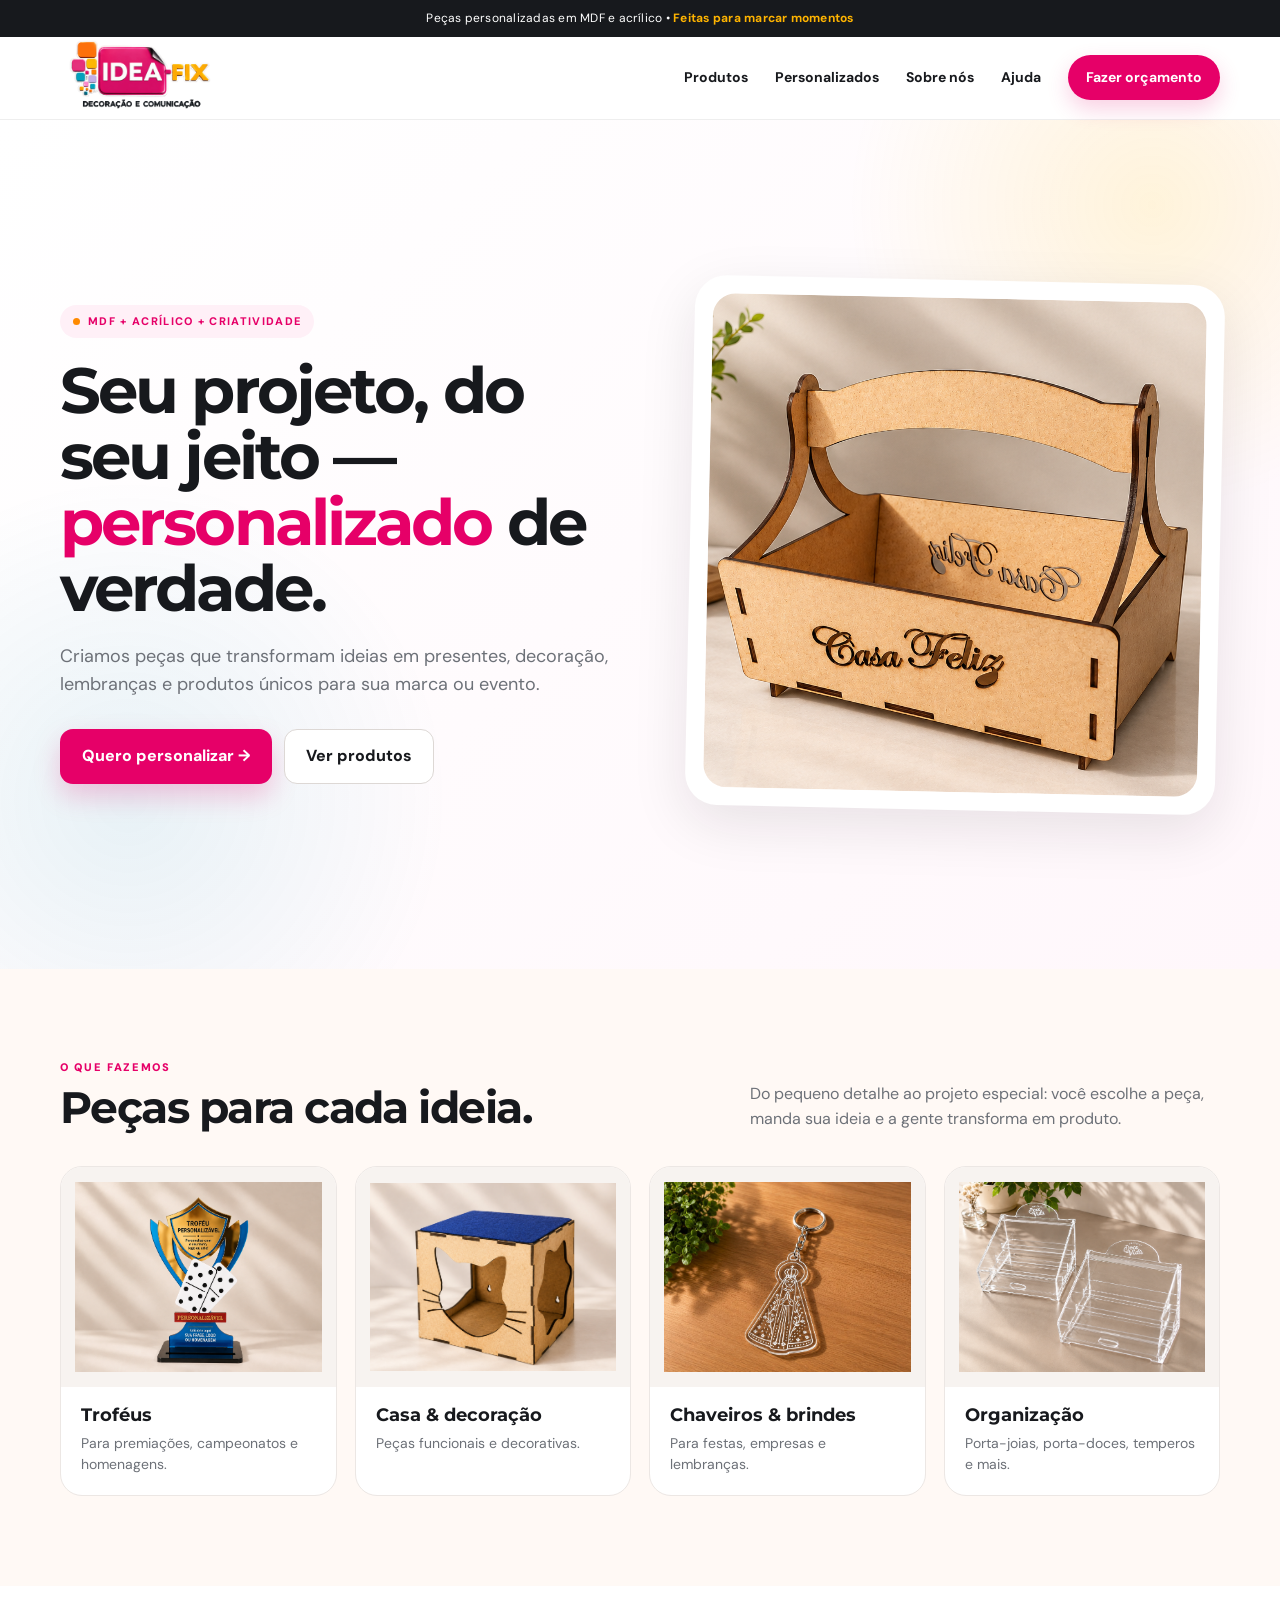
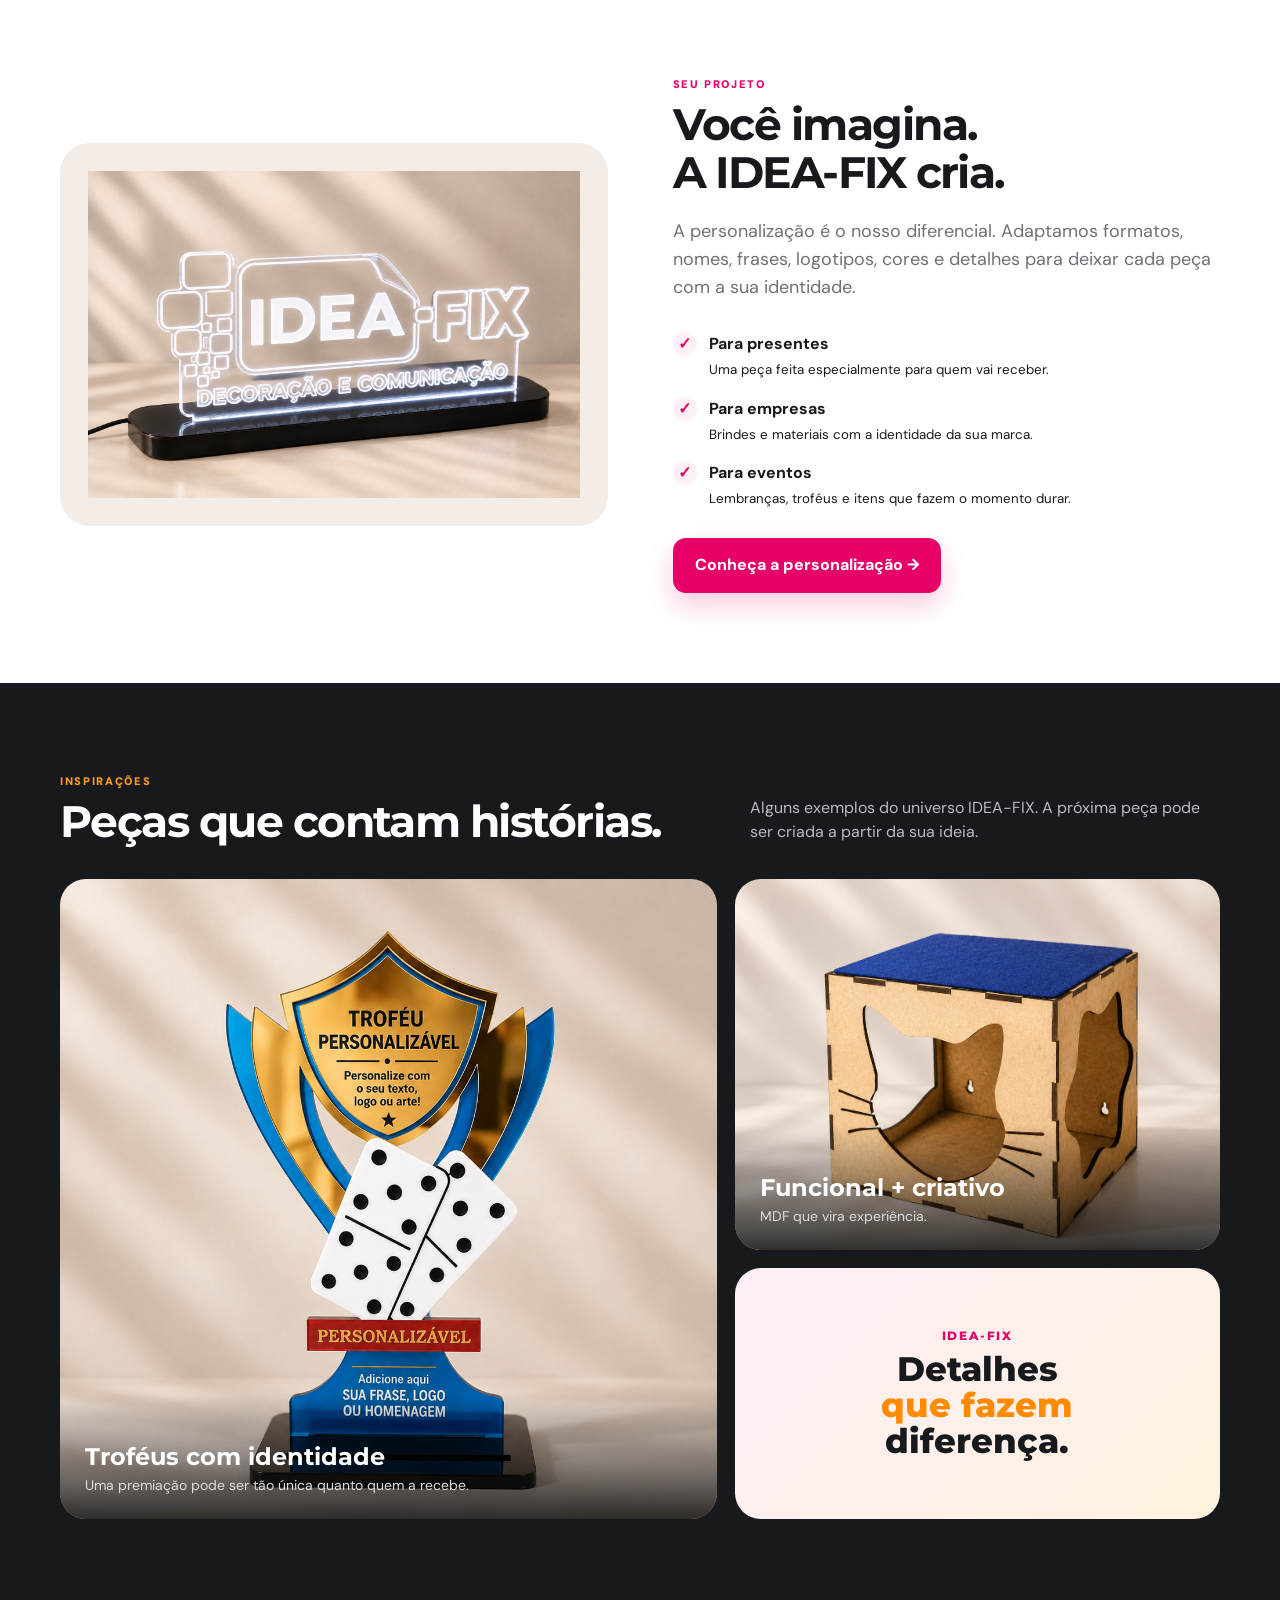
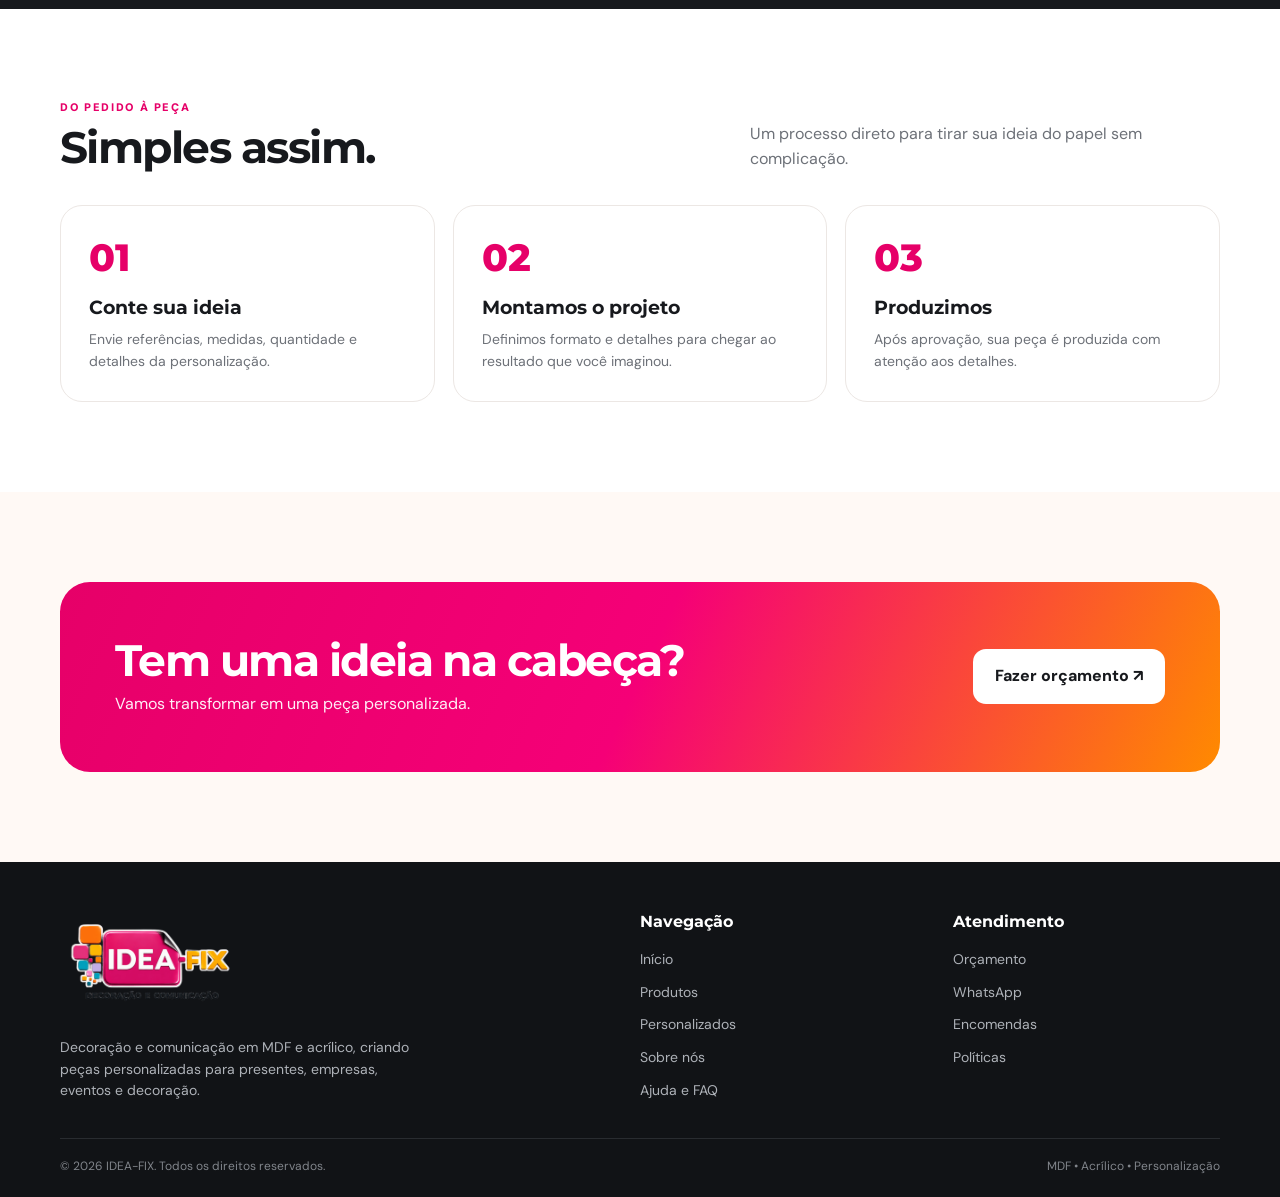
<file: index.html>
<!DOCTYPE html>
<html lang="pt-BR">
 <head>
  <meta charset="utf-8"/>
  <meta content="width=device-width,initial-scale=1" name="viewport"/>
  <meta content="IDEA-FIX — produtos personalizados em MDF e acrílico." name="description"/>
  <title>
   IDEA-FIX | Decoração e Comunicação
  </title>
  <link rel="icon" type="image/png" href="assets/logo sem fundo.png"/>
  <link href="style.css" rel="stylesheet"/>
 </head>
 <body>
  <div class="topbar">
   Peças personalizadas em MDF e acrílico •
   <b>
    Feitas para marcar momentos
   </b>
  </div>
  <header>
   <div class="container nav">
    <a href="index.html">
     <img alt="IDEA-FIX" class="logo" src="assets/logo sem fundo.png"/>
    </a>
    <nav class="menu">
     <a class="" href="produtos.html">
      Produtos
     </a>
     <a class="" href="personalizados.html">
      Personalizados
     </a>
     <a class="" href="sobre.html">
      Sobre nós
     </a>
     <a class="" href="ajuda.html">
      Ajuda
     </a>
     <a class="nav-btn" href="contato.html">
      Fazer orçamento
     </a>
    </nav>
    <button aria-expanded="false" aria-label="Abrir menu" class="hamb" onclick="toggleMenu(this)" type="button">
     ☰
    </button>
   </div>
  </header>
  <main>
   <section class="hero">
    <div class="container hero-grid">
     <div>
      <div class="eyebrow">
       <i>
       </i>
       MDF + Acrílico + Criatividade
      </div>
      <h1>
       Seu projeto, do seu jeito —
       <span>
        personalizado
       </span>
       de verdade.
      </h1>
      <p class="lead">
       Criamos peças que transformam ideias em presentes, decoração, lembranças e produtos únicos para sua marca ou evento.
      </p>
      <div class="actions">
       <a class="btn primary" href="contato.html">
        Quero personalizar →
       </a>
       <a class="btn secondary" href="produtos.html">
        Ver produtos
       </a>
      </div>
     </div>
     <div class="hero-img">
      <img alt="Troféu personalizado IDEA-FIX" src="assets/porta tempeiro.jpeg"/>
     </div>
    </div>
   </section>
   <section class="cream">
    <div class="container">
     <div class="section-head">
      <div>
       <div class="kicker">
        O que fazemos
       </div>
       <h2>
        Peças para cada ideia.
       </h2>
      </div>
      <p>
       Do pequeno detalhe ao projeto especial: você escolhe a peça, manda sua ideia e a gente transforma em produto.
      </p>
     </div>
     <div class="cards">
      <a class="card" href="produtos.html#trofeus">
       <div class="card-img">
        <img alt="Troféu" src="assets/trofeu.png"/>
       </div>
       <div class="card-body">
        <h3>
         Troféus
        </h3>
        <p>
         Para premiações, campeonatos e homenagens.
        </p>
       </div>
      </a>
      <a class="card" href="produtos.html#casa">
       <div class="card-img">
        <img alt="Peça em MDF" src="assets/casinha-gato.png"/>
       </div>
       <div class="card-body">
        <h3>
         Casa & decoração
        </h3>
        <p>
         Peças funcionais e decorativas.
        </p>
       </div>
      </a>
      <a class="card" href="produtos.html#brindes">
       <div class="card-img">
        <img alt="Peça em Acrílico" src="assets/chaveiro.png"/>
       </div>
       <div class="card-body">
        <h3>
         Chaveiros & brindes
        </h3>
        <p>
         Para festas, empresas e lembranças.
        </p>
       </div>
      </a>
      <a class="card" href="produtos.html#organizacao">
       <div class="card-img">
        <img alt="Peça em MDF" src="assets/porta doce.jpeg"/>
       </div>
       <div class="card-body">
        <h3>
         Organização
        </h3>
        <p>
         Porta-joias, porta-doces, temperos e mais.
        </p>
       </div>
      </a>
     </div>
    </div>
   </section>
   <section>
    <div class="container split">
     <div class="visual">
      <img alt="Projeto personalizado em MDF" src="assets/luminaria.png"/>
     </div>
     <div>
      <div class="kicker">
       Seu projeto
      </div>
      <h2>
       Você imagina.
       <br/>
       A IDEA-FIX cria.
      </h2>
      <p class="lead">
       A personalização é o nosso diferencial. Adaptamos formatos, nomes, frases, logotipos, cores e detalhes para deixar cada peça com a sua identidade.
      </p>
      <ul class="checks">
       <li>
        <span class="check">
         ✓
        </span>
        <div>
         <b>
          Para presentes
         </b>
         <br/>
         <small>
          Uma peça feita especialmente para quem vai receber.
         </small>
        </div>
       </li>
       <li>
        <span class="check">
         ✓
        </span>
        <div>
         <b>
          Para empresas
         </b>
         <br/>
         <small>
          Brindes e materiais com a identidade da sua marca.
         </small>
        </div>
       </li>
       <li>
        <span class="check">
         ✓
        </span>
        <div>
         <b>
          Para eventos
         </b>
         <br/>
         <small>
          Lembranças, troféus e itens que fazem o momento durar.
         </small>
        </div>
       </li>
      </ul>
      <a class="btn primary" href="personalizados.html">
       Conheça a personalização →
      </a>
     </div>
    </div>
   </section>
   <section class="dark">
    <div class="container">
     <div class="section-head">
      <div>
       <div class="kicker">
        Inspirações
       </div>
       <h2>
        Peças que contam histórias.
       </h2>
      </div>
      <p>
       Alguns exemplos do universo IDEA-FIX. A próxima peça pode ser criada a partir da sua ideia.
      </p>
     </div>
     <div class="gallery">
      <div class="gallery-item">
       <img alt="Troféu personalizado" src="assets/trofeu.png"/>
       <div class="overlay">
        <h3>
         Troféus com identidade
        </h3>
        <p>
         Uma premiação pode ser tão única quanto quem a recebe.
        </p>
       </div>
      </div>
      <div class="stack">
       <div class="gallery-item small">
        <img alt="Casa para gato em MDF" src="assets/casinha-gato.png"/>
        <div class="overlay">
         <h3>
          Funcional + criativo
         </h3>
         <p>
          MDF que vira experiência.
         </p>
        </div>
       </div>
       <div class="gallery-item small">
        <div style="height:100%;display:grid;place-items:center;text-align:center;background:linear-gradient(135deg,#ffeef7,#fff3df);color:#17191d;padding:30px">
         <div>
          <div style="font:800 12px Montserrat;letter-spacing:.15em;color:#e60068">
           IDEA-FIX
          </div>
          <div style="font:800 34px Montserrat;line-height:1.06;margin-top:8px">
           Detalhes
           <br/>
           <span style="color:#ff8a00">
            que fazem
           </span>
           <br/>
           diferença.
          </div>
         </div>
        </div>
       </div>
      </div>
     </div>
    </div>
   </section>
   <section>
    <div class="container">
     <div class="section-head">
      <div>
       <div class="kicker">
        Do pedido à peça
       </div>
       <h2>
        Simples assim.
       </h2>
      </div>
      <p>
       Um processo direto para tirar sua ideia do papel sem complicação.
      </p>
     </div>
     <div class="steps">
      <div class="step">
       <div class="num">
        01
       </div>
       <h3>
        Conte sua ideia
       </h3>
       <p>
        Envie referências, medidas, quantidade e detalhes da personalização.
       </p>
      </div>
      <div class="step">
       <div class="num">
        02
       </div>
       <h3>
        Montamos o projeto
       </h3>
       <p>
        Definimos formato e detalhes para chegar ao resultado que você imaginou.
       </p>
      </div>
      <div class="step">
       <div class="num">
        03
       </div>
       <h3>
        Produzimos
       </h3>
       <p>
        Após aprovação, sua peça é produzida com atenção aos detalhes.
       </p>
      </div>
     </div>
    </div>
   </section>
   <section class="cream">
    <div class="container">
     <div class="banner">
      <div>
       <h2>
        Tem uma ideia na cabeça?
       </h2>
       <p>
        Vamos transformar em uma peça personalizada.
       </p>
      </div>
      <a class="btn" href="contato.html">
       Fazer orçamento ↗
      </a>
     </div>
    </div>
   </section>
  </main>
  <footer>
   <div class="container">
    <div class="footer-grid">
     <div>
      <a href="index.html">
       <img alt="IDEA-FIX" class="footer-logo" src="assets/logo sem fundo.png"/>
      </a>
      <p style="margin-top:15px;max-width:350px">
       Decoração e comunicação em MDF e acrílico, criando peças personalizadas para presentes, empresas, eventos e decoração.
      </p>
     </div>
     <div>
      <h4>
       Navegação
      </h4>
      <ul>
       <li>
        <a href="index.html">
         Início
        </a>
       </li>
       <li>
        <a href="produtos.html">
         Produtos
        </a>
       </li>
       <li>
        <a href="personalizados.html">
         Personalizados
        </a>
       </li>
       <li>
        <a href="sobre.html">
         Sobre nós
        </a>
       </li>
       <li>
        <a href="ajuda.html">
         Ajuda e FAQ
        </a>
       </li>
      </ul>
     </div>
     <div>
      <h4>
       Atendimento
      </h4>
      <ul>
       <li>
        <a href="contato.html">
         Orçamento
        </a>
       </li>
       <li>
        <a href="contato.html">
         WhatsApp
        </a>
       </li>
       <li>
        <a href="contato.html">
         Encomendas
        </a>
       </li>
       <li>
        <a href="politicas.html">
         Políticas
        </a>
       </li>
      </ul>
     </div>
    </div>
    <div class="footer-bottom">
     <span>
      © 2026 IDEA-FIX. Todos os direitos reservados.
     </span>
     <span>
      MDF • Acrílico • Personalização
     </span>
    </div>
   </div>
  </footer>
  <script>
   function toggleMenu(button){
  const menu=document.querySelector('.menu');
  const open=menu.classList.toggle('mobile-aberto');
  button.setAttribute('aria-expanded', open ? 'true' : 'false');
}
document.addEventListener('click', function(e){
  const menu=document.querySelector('.menu');
  const button=document.querySelector('.hamb');
  if(!menu || !button || !menu.classList.contains('mobile-aberto')) return;
  if(!menu.contains(e.target) && !button.contains(e.target)){
    menu.classList.remove('mobile-aberto');
    button.setAttribute('aria-expanded','false');
  }
});
window.addEventListener('resize', function(){
  if(window.innerWidth > 950){
    const menu=document.querySelector('.menu');
    const button=document.querySelector('.hamb');
    if(menu) menu.classList.remove('mobile-aberto');
    if(button) button.setAttribute('aria-expanded','false');
  }
});
  </script>
 </body>
</html>
</file>
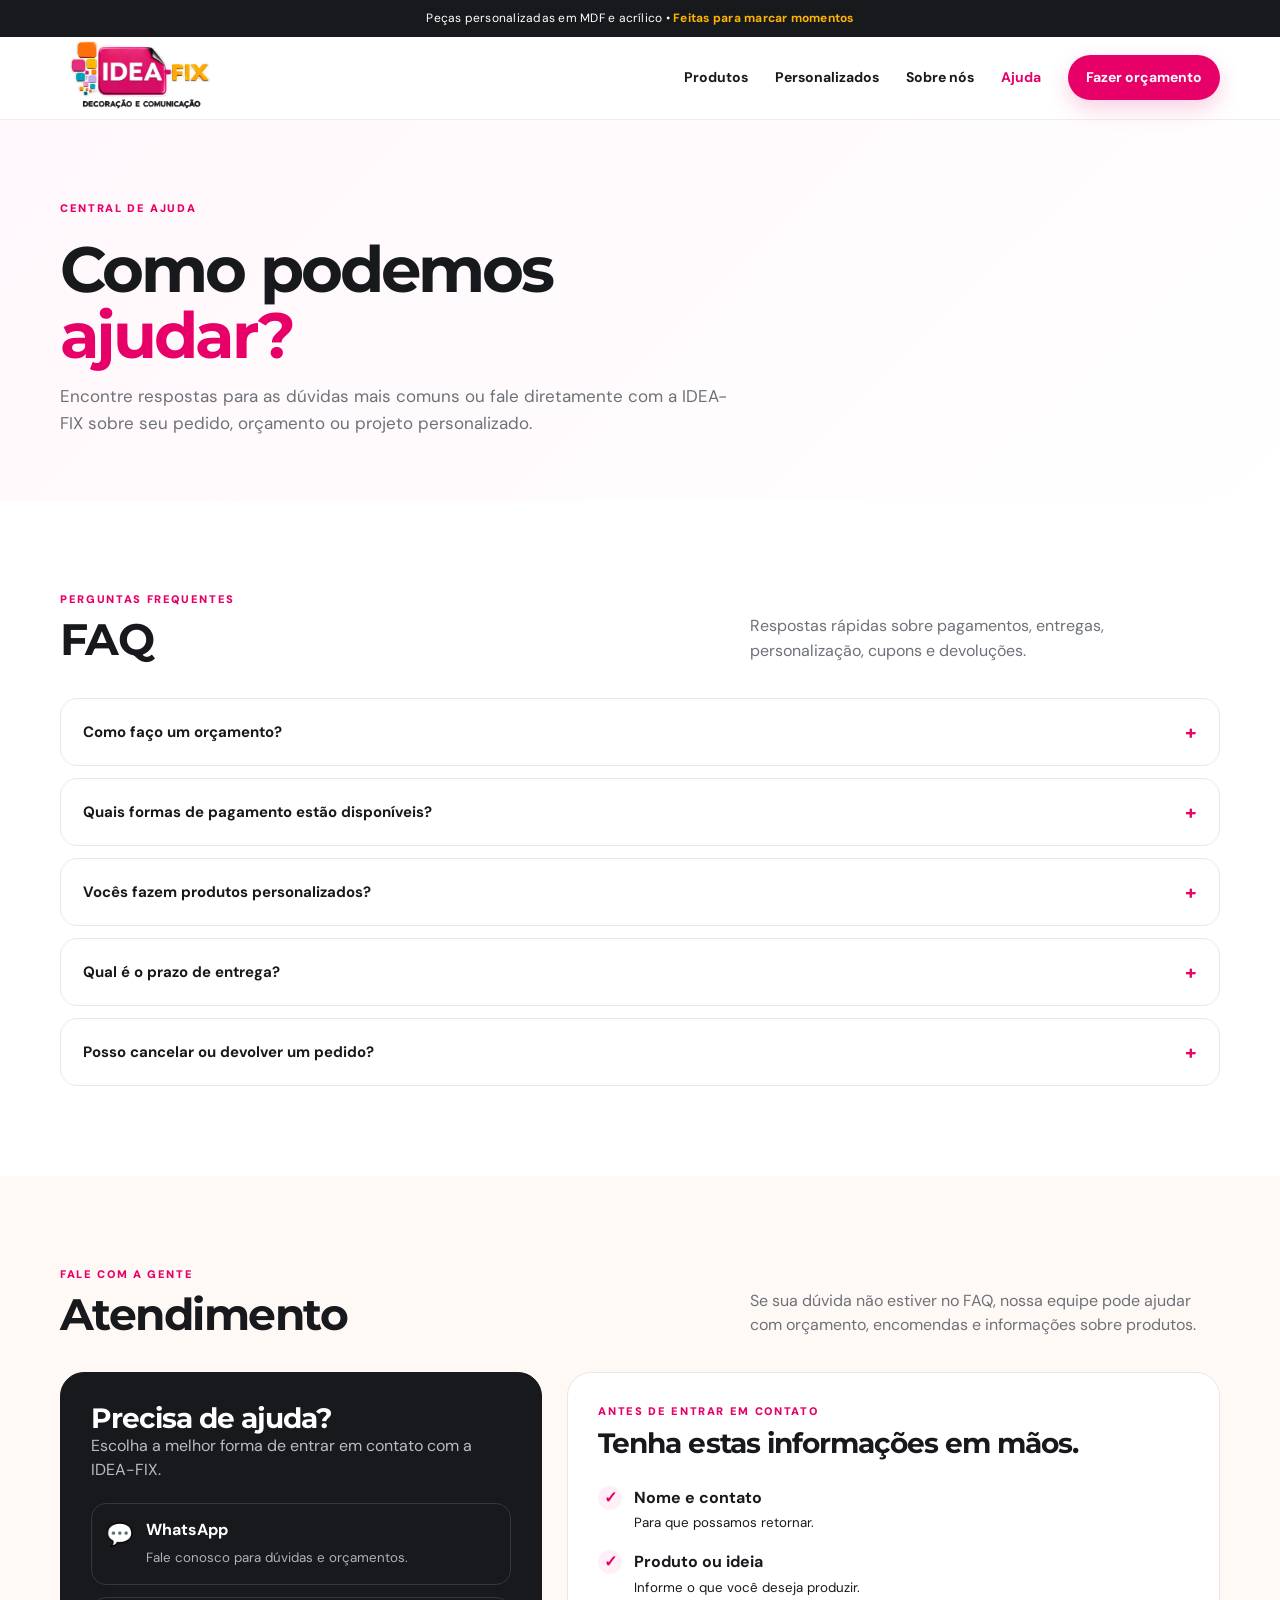
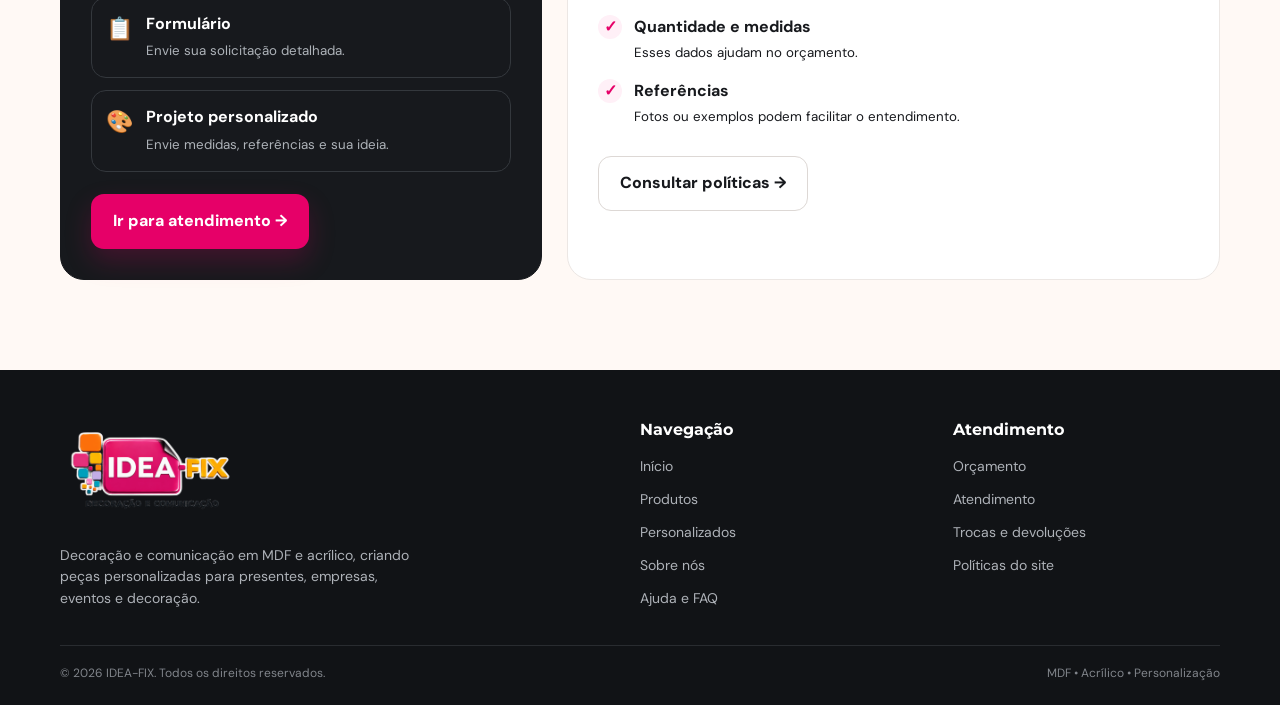
<file: ajuda.html>
<!DOCTYPE html>
<html lang="pt-BR">
 <head>
  <meta charset="utf-8"/>
  <meta content="width=device-width,initial-scale=1" name="viewport"/>
  <meta content="IDEA-FIX — produtos personalizados em MDF e acrílico." name="description"/>
  <title>
   Ajuda e Atendimento | IDEA-FIX
  </title>
  <link rel="icon" type="image/png" href="assets/logo sem fundo.png"/>
  <link href="style.css" rel="stylesheet"/>
 </head>
 <body>
  <div class="topbar">
   Peças personalizadas em MDF e acrílico •
   <b>
    Feitas para marcar momentos
   </b>
  </div>
  <header>
   <div class="container nav">
    <a href="index.html">
     <img alt="IDEA-FIX" class="logo" src="assets/logo sem fundo.png"/>
    </a>
    <nav class="menu">
     <a class="" href="produtos.html">
      Produtos
     </a>
     <a class="" href="personalizados.html">
      Personalizados
     </a>
     <a class="" href="sobre.html">
      Sobre nós
     </a>
     <a class="active" href="ajuda.html">
      Ajuda
     </a>
     <a class="nav-btn" href="contato.html">
      Fazer orçamento
     </a>
    </nav>
    <button aria-expanded="false" aria-label="Abrir menu" class="hamb" onclick="toggleMenu(this)" type="button">
     ☰
    </button>
   </div>
  </header>
  <main>
   <section class="page-hero">
    <div class="container">
     <div class="kicker">
      Central de ajuda
     </div>
     <h1>
      Como podemos
      <br/>
      <span>
       ajudar?
      </span>
     </h1>
     <p>
      Encontre respostas para as dúvidas mais comuns ou fale diretamente com a IDEA-FIX sobre seu pedido, orçamento ou projeto personalizado.
     </p>
    </div>
   </section>
   <section>
    <div class="container">
     <div class="section-head">
      <div>
       <div class="kicker">
        Perguntas frequentes
       </div>
       <h2>
        FAQ
       </h2>
      </div>
      <p>
       Respostas rápidas sobre pagamentos, entregas, personalização, cupons e devoluções.
      </p>
     </div>
     <div class="faq-list">
      <div class="faq-item">
       <button class="faq-question">
        Como faço um orçamento?
        <span>
         +
        </span>
       </button>
       <div class="faq-answer">
        Você pode acessar a página de contato, informar o que deseja e enviar os detalhes do projeto. Para peças personalizadas, quanto mais informações e referências você enviar, mais fácil será preparar o orçamento.
       </div>
      </div>
      <div class="faq-item">
       <button class="faq-question">
        Quais formas de pagamento estão disponíveis?
        <span>
         +
        </span>
       </button>
       <div class="faq-answer">
        As formas de pagamento podem variar de acordo com o pedido. As condições disponíveis devem ser confirmadas no momento do orçamento e da compra.
       </div>
      </div>
      <div class="faq-item">
       <button class="faq-question">
        Vocês fazem produtos personalizados?
        <span>
         +
        </span>
       </button>
       <div class="faq-answer">
        Sim. Trabalhamos com personalização de nomes, frases, logotipos, artes, formatos e medidas, conforme a possibilidade de produção de cada projeto.
       </div>
      </div>
      <div class="faq-item">
       <button class="faq-question">
        Qual é o prazo de entrega?
        <span>
         +
        </span>
       </button>
       <div class="faq-answer">
        O prazo depende do produto, quantidade, nível de personalização e local de entrega. O prazo estimado deve ser informado e confirmado no orçamento.
       </div>
      </div>
      <div class="faq-item">
       <button class="faq-question">
        Posso cancelar ou devolver um pedido?
        <span>
         +
        </span>
       </button>
       <div class="faq-answer">
        As condições dependem do tipo de compra e da situação do pedido. Consulte nossa Política de Trocas e Devoluções para conhecer as regras aplicáveis.
       </div>
      </div>
        </span>
       </button>
       <div class="faq-answer">
        Quando houver campanhas ou cupons, as condições de uso, validade e produtos participantes serão informadas junto à promoção.
       </div>
      </div>
     </div>
    </div>
   </section>
   <section class="cream" id="atendimento">
    <div class="container">
     <div class="section-head">
      <div>
       <div class="kicker">
        Fale com a gente
       </div>
       <h2>
        Atendimento
       </h2>
      </div>
      <p>
       Se sua dúvida não estiver no FAQ, nossa equipe pode ajudar com orçamento, encomendas e informações sobre produtos.
      </p>
     </div>
     <div class="support-grid">
      <div class="support-card dark-card">
       <h2 style="font-size:28px">
        Precisa de ajuda?
       </h2>
       <p>
        Escolha a melhor forma de entrar em contato com a IDEA-FIX.
       </p>
       <div class="support-list">
        <div class="support-option">
         <div class="icon">
          💬
         </div>
         <div>
          <b>
           WhatsApp
          </b>
          <small>
           Fale conosco para dúvidas e orçamentos.
          </small>
         </div>
        </div>
        <div class="support-option">
         <div class="icon">
          📋
         </div>
         <div>
          <b>
           Formulário
          </b>
          <small>
           Envie sua solicitação detalhada.
          </small>
         </div>
        </div>
        <div class="support-option">
         <div class="icon">
          🎨
         </div>
         <div>
          <b>
           Projeto personalizado
          </b>
          <small>
           Envie medidas, referências e sua ideia.
          </small>
         </div>
        </div>
       </div>
       <div class="support-actions">
        <a class="btn primary" href="contato.html">
         Ir para atendimento →
        </a>
       </div>
      </div>
      <div class="support-card">
       <div class="kicker">
        Antes de entrar em contato
       </div>
       <h2 style="font-size:28px">
        Tenha estas informações em mãos.
       </h2>
       <ul class="checks">
        <li>
         <span class="check">
          ✓
         </span>
         <div>
          <b>
           Nome e contato
          </b>
          <br/>
          <small>
           Para que possamos retornar.
          </small>
         </div>
        </li>
        <li>
         <span class="check">
          ✓
         </span>
         <div>
          <b>
           Produto ou ideia
          </b>
          <br/>
          <small>
           Informe o que você deseja produzir.
          </small>
         </div>
        </li>
        <li>
         <span class="check">
          ✓
         </span>
         <div>
          <b>
           Quantidade e medidas
          </b>
          <br/>
          <small>
           Esses dados ajudam no orçamento.
          </small>
         </div>
        </li>
        <li>
         <span class="check">
          ✓
         </span>
         <div>
          <b>
           Referências
          </b>
          <br/>
          <small>
           Fotos ou exemplos podem facilitar o entendimento.
          </small>
         </div>
        </li>
       </ul>
       <a class="btn secondary" href="politicas.html">
        Consultar políticas →
       </a>
      </div>
     </div>
    </div>
   </section>
  </main>
  <script>
   document.querySelectorAll('.faq-question').forEach(function(button){
  button.addEventListener('click',function(){
    const item=button.parentElement;
    document.querySelectorAll('.faq-item').forEach(function(other){
      if(other!==item) other.classList.remove('open');
    });
    item.classList.toggle('open');
  });
});
  </script>
  <footer>
   <div class="container">
    <div class="footer-grid">
     <div>
      <a href="index.html">
       <img alt="IDEA-FIX" class="footer-logo" src="assets/logo sem fundo.png"/>
      </a>
      <p style="margin-top:15px;max-width:350px">
       Decoração e comunicação em MDF e acrílico, criando peças personalizadas para presentes, empresas, eventos e decoração.
      </p>
     </div>
     <div>
      <h4>
       Navegação
      </h4>
      <ul>
       <li>
        <a href="index.html">
         Início
        </a>
       </li>
       <li>
        <a href="produtos.html">
         Produtos
        </a>
       </li>
       <li>
        <a href="personalizados.html">
         Personalizados
        </a>
       </li>
       <li>
        <a href="sobre.html">
         Sobre nós
        </a>
       </li>
       <li>
        <a href="ajuda.html">
         Ajuda e FAQ
        </a>
       </li>
      </ul>
     </div>
     <div>
      <h4>
       Atendimento
      </h4>
      <ul>
       <li>
        <a href="contato.html">
         Orçamento
        </a>
       </li>
       <li>
        <a href="ajuda.html#atendimento">
         Atendimento
        </a>
       </li>
       <li>
        <a href="politicas.html#trocas">
         Trocas e devoluções
        </a>
       </li>
       <li>
        <a href="politicas.html">
         Políticas do site
        </a>
       </li>
      </ul>
     </div>
    </div>
    <div class="footer-bottom">
     <span>
      © 2026 IDEA-FIX. Todos os direitos reservados.
     </span>
     <span>
      MDF • Acrílico • Personalização
     </span>
    </div>
   </div>
  </footer>
  <script>
   function toggleMenu(button){
  const menu=document.querySelector('.menu');
  const open=menu.classList.toggle('mobile-aberto');
  button.setAttribute('aria-expanded', open ? 'true' : 'false');
}
document.addEventListener('click', function(e){
  const menu=document.querySelector('.menu');
  const button=document.querySelector('.hamb');
  if(!menu || !button || !menu.classList.contains('mobile-aberto')) return;
  if(!menu.contains(e.target) && !button.contains(e.target)){
    menu.classList.remove('mobile-aberto');
    button.setAttribute('aria-expanded','false');
  }
});
window.addEventListener('resize', function(){
  if(window.innerWidth > 950){
    const menu=document.querySelector('.menu');
    const button=document.querySelector('.hamb');
    if(menu) menu.classList.remove('mobile-aberto');
    if(button) button.setAttribute('aria-expanded','false');
  }
});
  </script>
 </body>
</html>
</file>
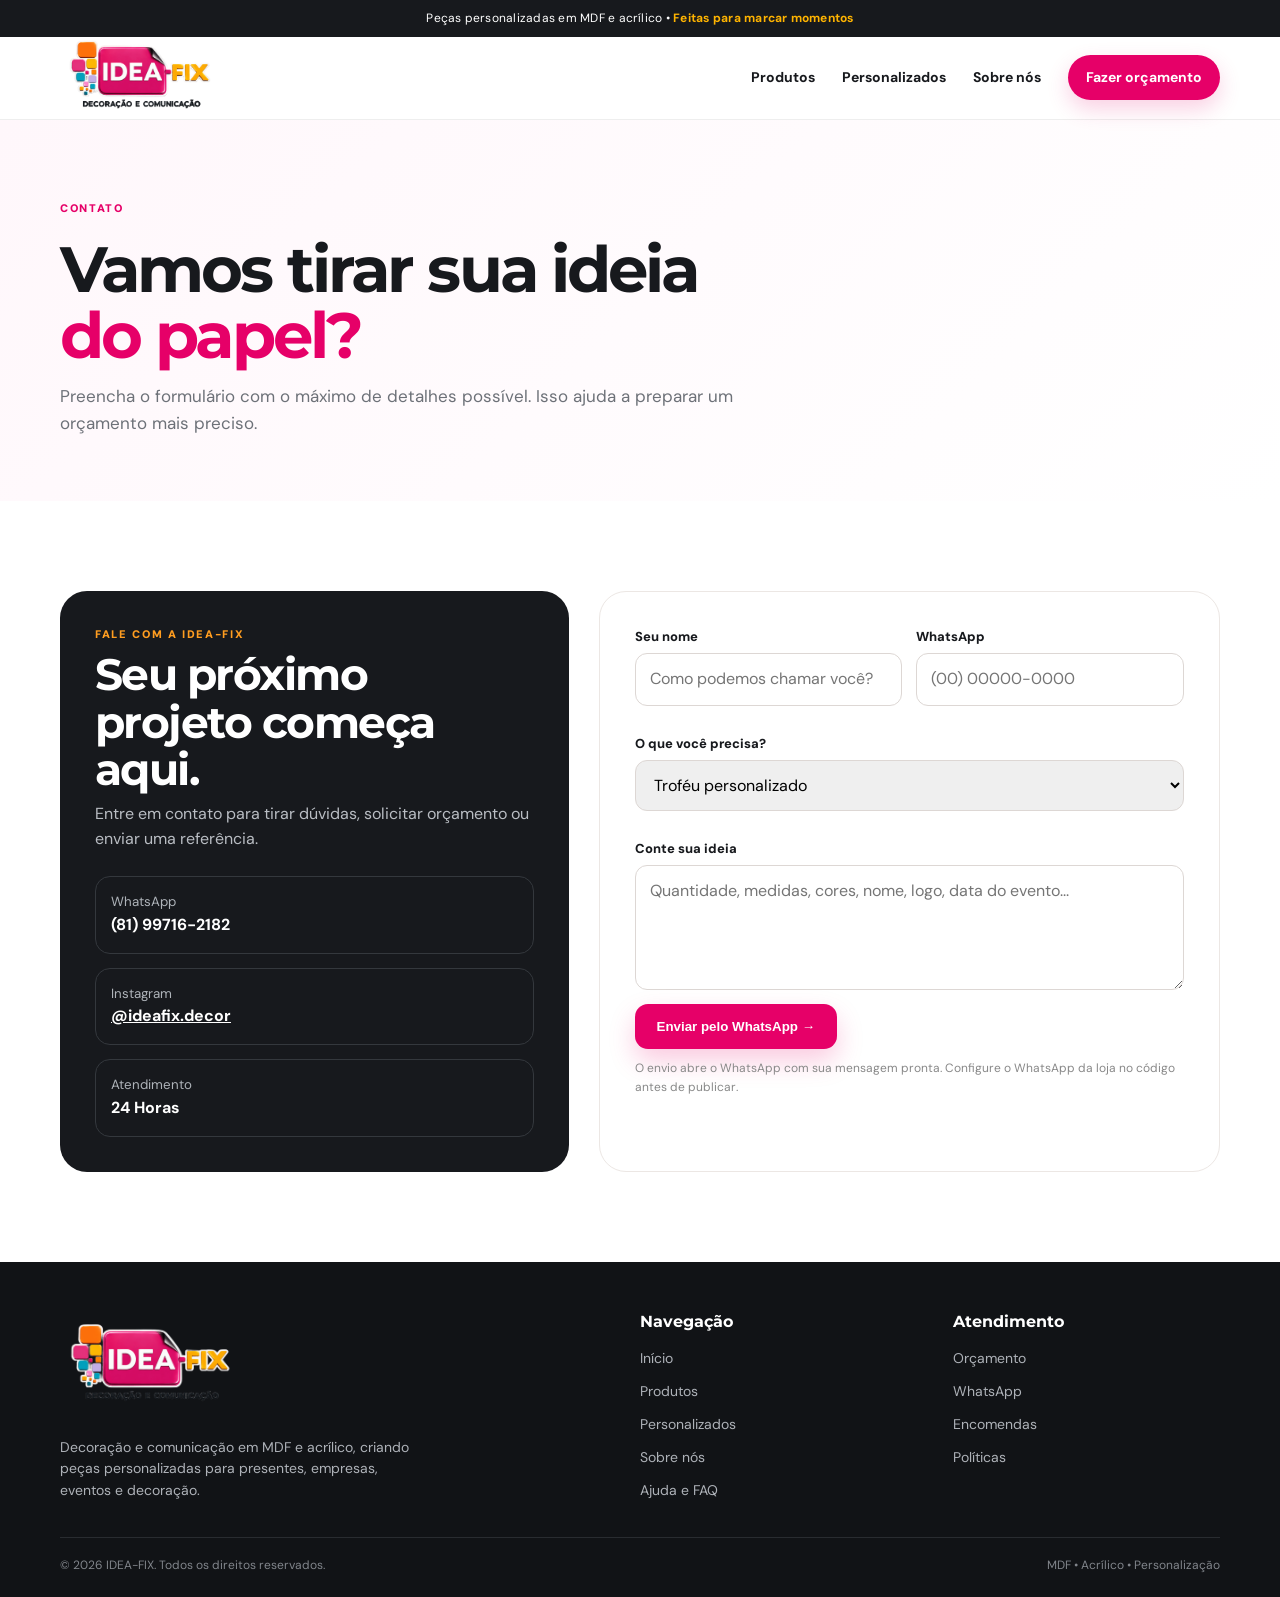
<file: contato.html>
<!DOCTYPE html>
<html lang="pt-BR">
 <head>
  <meta charset="utf-8"/>
  <meta content="width=device-width,initial-scale=1" name="viewport"/>
  <meta content="IDEA-FIX — produtos personalizados em MDF e acrílico." name="description"/>
  <title>
   Orçamento | IDEA-FIX
  </title>
  <link rel="icon" type="image/png" href="assets/logo sem fundo.png"/>
  <link href="style.css" rel="stylesheet"/>
 </head>
 <body>
  <div class="topbar">
   Peças personalizadas em MDF e acrílico •
   <b>
    Feitas para marcar momentos
   </b>
  </div>
  <header>
   <div class="container nav">
    <a href="index.html">
     <img alt="IDEA-FIX" class="logo" src="assets/logo sem fundo.png"/>
    </a>
    <nav class="menu">
     <a class="" href="produtos.html">
      Produtos
     </a>
     <a class="" href="personalizados.html">
      Personalizados
     </a>
     <a class="" href="sobre.html">
      Sobre nós
     </a>
     <a class="nav-btn active" href="contato.html">
      Fazer orçamento
     </a>
    </nav>
    <button aria-expanded="false" aria-label="Abrir menu" class="hamb" onclick="toggleMenu(this)" type="button">
     ☰
    </button>
   </div>
  </header>
  <main>
   <section class="page-hero">
    <div class="container">
     <div class="kicker">
      Contato
     </div>
     <h1>
      Vamos tirar sua ideia
      <br/>
      <span>
       do papel?
      </span>
     </h1>
     <p>
      Preencha o formulário com o máximo de detalhes possível. Isso ajuda a preparar um orçamento mais preciso.
     </p>
    </div>
   </section>
   <section>
    <div class="container contact-grid">
     <div class="contact-box">
      <div class="kicker" style="color:#ff9d20">
       Fale com a IDEA-FIX
      </div>
      <h2>
       Seu próximo projeto começa aqui.
      </h2>
      <p>
       Entre em contato para tirar dúvidas, solicitar orçamento ou enviar uma referência.
      </p>
      <div class="contact-info">
       <div class="info">
        <small>
         WhatsApp
        </small>
        <b>
         (81) 99716-2182
        </b>
       </div>
       <div class="info">
        <small>
         Instagram
        </small>
        <b>
          <a href="https://www.instagram.com/ideafix.decor/" target="_blank">
           @ideafix.decor
          </a>
        </b>
       </div>
       <div class="info">
        <small>
         Atendimento
        </small>
        <b>
         24 Horas
        </b>
       </div>
      </div>
     </div>
     <form class="form" onsubmit="sendWhatsApp(event)">
      <div class="form-grid">
       <div class="field">
        <label>
         Seu nome
        </label>
        <input id="nome" placeholder="Como podemos chamar você?" required=""/>
       </div>
       <div class="field">
        <label>
         WhatsApp
        </label>
        <input id="telefone" placeholder="(00) 00000-0000"/>
       </div>
       <div class="field full">
        <label>
         O que você precisa?
        </label>
        <select id="tipo">
         <option>
          Troféu personalizado
         </option>
         <option>
          Luminárias / Letreiro
         </option>
         <option>
          Chaveiro / brinde
         </option>
         <option>
          Porta-joias
         </option>
         <option>
          Porta-doces
         </option>
         <option>
          Porta-temperos
         </option>
         <option>
          Casa / decoração
         </option>
         <option>
          Outro projeto
         </option>
        </select>
       </div>
       <div class="field full">
        <label>
         Conte sua ideia
        </label>
        <textarea id="mensagem" placeholder="Quantidade, medidas, cores, nome, logo, data do evento..." required=""></textarea>
       </div>
      </div>
      <button class="btn primary" type="submit">
       Enviar pelo WhatsApp →
      </button>
      <p style="font-size:12px;color:#888;margin-top:10px">
       O envio abre o WhatsApp com sua mensagem pronta. Configure o WhatsApp da loja no código antes de publicar.
      </p>
     </form>
    </div>
   </section>
  </main>
  <script>
   function sendWhatsApp(e){
 e.preventDefault();
 const numero='558197162182'; 
 const nome=document.getElementById('nome').value;
 const tel=document.getElementById('telefone').value;
 const tipo=document.getElementById('tipo').value;
 const msg=document.getElementById('mensagem').value;
 const text=`Olá, IDEA-FIX! Meu nome é ${nome}.%0A%0AQuero orçamento para: ${tipo}.%0AWhatsApp: ${tel}%0A%0ADetalhes: ${msg}`;
 if(!numero){ alert('O WhatsApp da loja ainda não foi configurado.'); return; }
 window.open(`https://wa.me/${numero}?text=${text}`,'_blank');
}
  </script>
  <footer>
   <div class="container">
    <div class="footer-grid">
     <div>
      <a href="index.html">
       <img alt="IDEA-FIX" class="footer-logo" src="assets/logo sem fundo.png"/>
      </a>
      <p style="margin-top:15px;max-width:350px">
       Decoração e comunicação em MDF e acrílico, criando peças personalizadas para presentes, empresas, eventos e decoração.
      </p>
     </div>
     <div>
      <h4>
       Navegação
      </h4>
      <ul>
       <li>
        <a href="index.html">
         Início
        </a>
       </li>
       <li>
        <a href="produtos.html">
         Produtos
        </a>
       </li>
       <li>
        <a href="personalizados.html">
         Personalizados
        </a>
       </li>
       <li>
        <a href="sobre.html">
         Sobre nós
        </a>
       </li>
       <li>
        <a href="ajuda.html">
         Ajuda e FAQ
        </a>
       </li>
      </ul>
     </div>
     <div>
      <h4>
       Atendimento
      </h4>
      <ul>
       <li>
        <a href="contato.html">
         Orçamento
        </a>
       </li>
       <li>
        <a href="contato.html">
         WhatsApp
        </a>
       </li>
       <li>
        <a href="contato.html">
         Encomendas
        </a>
       </li>
       <li>
        <a href="politicas.html">
         Políticas
        </a>
       </li>
      </ul>
     </div>
    </div>
    <div class="footer-bottom">
     <span>
      © 2026 IDEA-FIX. Todos os direitos reservados.
     </span>
     <span>
      MDF • Acrílico • Personalização
     </span>
    </div>
   </div>
  </footer>
  <script>
   function toggleMenu(button){
  const menu=document.querySelector('.menu');
  const open=menu.classList.toggle('mobile-aberto');
  button.setAttribute('aria-expanded', open ? 'true' : 'false');
}
document.addEventListener('click', function(e){
  const menu=document.querySelector('.menu');
  const button=document.querySelector('.hamb');
  if(!menu || !button || !menu.classList.contains('mobile-aberto')) return;
  if(!menu.contains(e.target) && !button.contains(e.target)){
    menu.classList.remove('mobile-aberto');
    button.setAttribute('aria-expanded','false');
  }
});
window.addEventListener('resize', function(){
  if(window.innerWidth > 950){
    const menu=document.querySelector('.menu');
    const button=document.querySelector('.hamb');
    if(menu) menu.classList.remove('mobile-aberto');
    if(button) button.setAttribute('aria-expanded','false');
  }
});
  </script>
 </body>
</html>
</file>
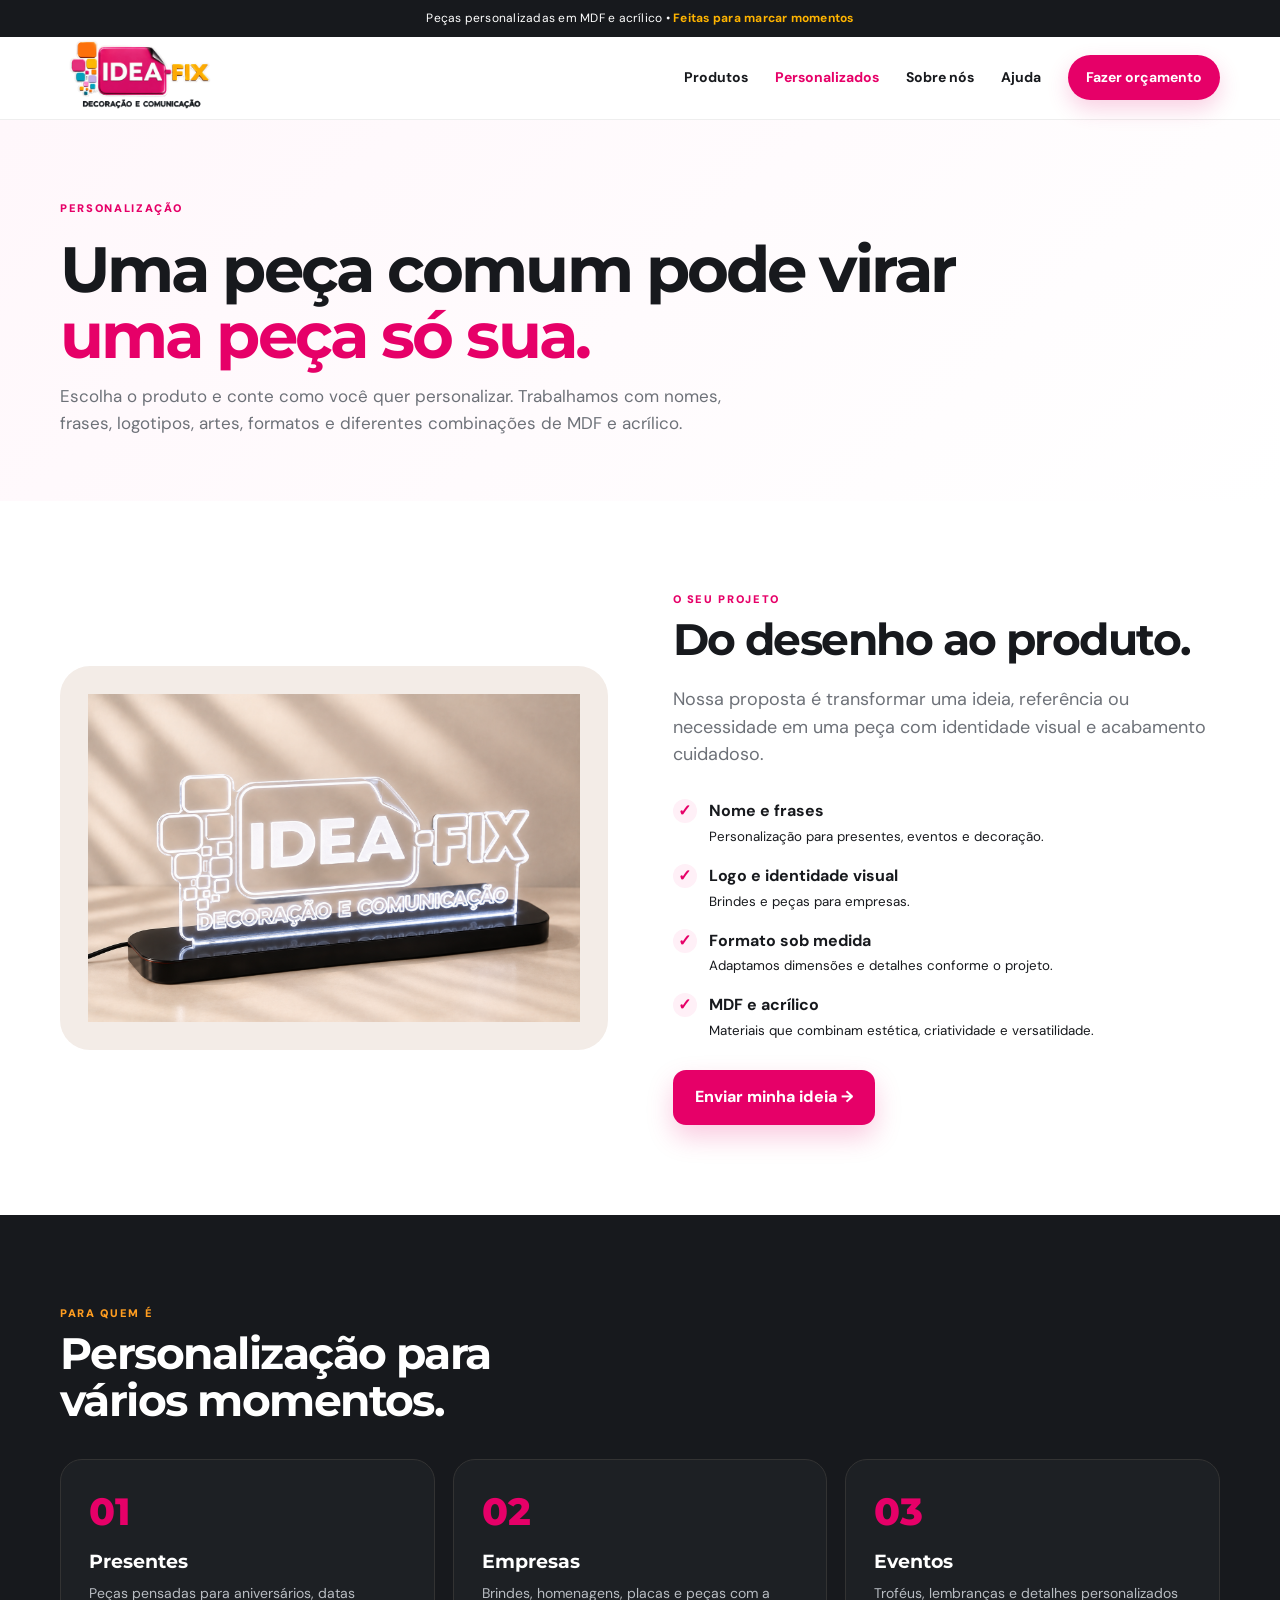
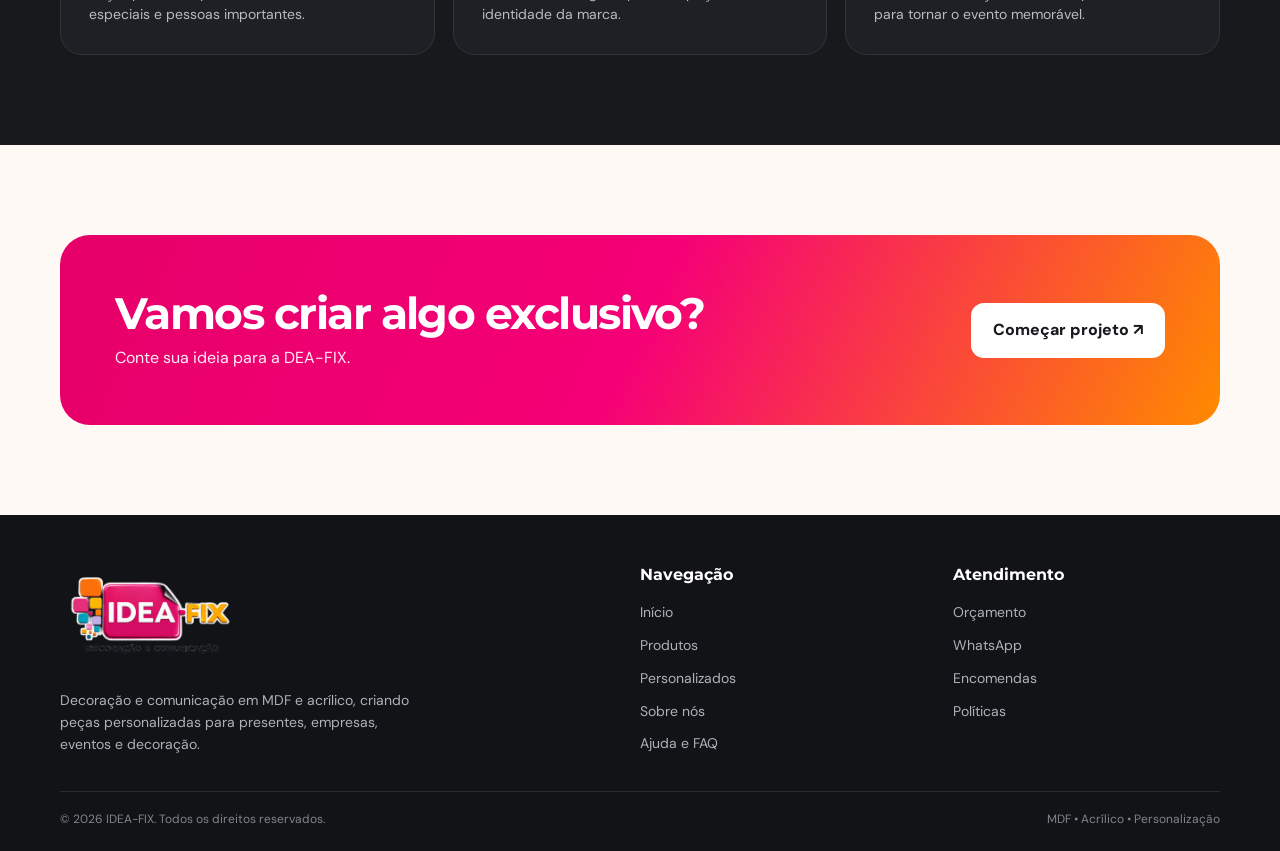
<file: personalizados.html>
<!DOCTYPE html>
<html lang="pt-BR">
 <head>
  <meta charset="utf-8"/>
  <meta content="width=device-width,initial-scale=1" name="viewport"/>
  <meta content="IDEA-FIX — produtos personalizados em MDF e acrílico." name="description"/>
  <title>
   Personalizados | IDEA-FIX
  </title>
  <link rel="icon" type="image/png" href="assets/logo sem fundo.png"/>
  <link href="style.css" rel="stylesheet"/>
 </head>
 <body>
  <div class="topbar">
   Peças personalizadas em MDF e acrílico •
   <b>
    Feitas para marcar momentos
   </b>
  </div>
  <header>
   <div class="container nav">
    <a href="index.html">
     <img alt="IDEA-FIX" class="logo" src="assets/logo sem fundo.png"/>
    </a>
    <nav class="menu">
     <a class="" href="produtos.html">
      Produtos
     </a>
     <a class="active" href="personalizados.html">
      Personalizados
     </a>
     <a class="" href="sobre.html">
      Sobre nós
     </a>
     <a class="" href="ajuda.html">
      Ajuda
     </a>
     <a class="nav-btn" href="contato.html">
      Fazer orçamento
     </a>
    </nav>
    <button aria-expanded="false" aria-label="Abrir menu" class="hamb" onclick="toggleMenu(this)" type="button">
     ☰
    </button>
   </div>
  </header>
  <main>
   <section class="page-hero">
    <div class="container">
     <div class="kicker">
      Personalização
     </div>
     <h1>
      Uma peça comum pode virar
      <br/>
      <span>
       uma peça só sua.
      </span>
     </h1>
     <p>
      Escolha o produto e conte como você quer personalizar. Trabalhamos com nomes, frases, logotipos, artes, formatos e diferentes combinações de MDF e acrílico.
     </p>
    </div>
   </section>
   <section>
    <div class="container split">
     <div class="visual">
      <img alt="Troféu personalizado" src="assets/luminaria.png"/>
     </div>
     <div>
      <div class="kicker">
       O seu projeto
      </div>
      <h2>
       Do desenho ao produto.
      </h2>
      <p class="lead">
       Nossa proposta é transformar uma ideia, referência ou necessidade em uma peça com identidade visual e acabamento cuidadoso.
      </p>
      <ul class="checks">
       <li>
        <span class="check">
         ✓
        </span>
        <div>
         <b>
          Nome e frases
         </b>
         <br/>
         <small>
          Personalização para presentes, eventos e decoração.
         </small>
        </div>
       </li>
       <li>
        <span class="check">
         ✓
        </span>
        <div>
         <b>
          Logo e identidade visual
         </b>
         <br/>
         <small>
          Brindes e peças para empresas.
         </small>
        </div>
       </li>
       <li>
        <span class="check">
         ✓
        </span>
        <div>
         <b>
          Formato sob medida
         </b>
         <br/>
         <small>
          Adaptamos dimensões e detalhes conforme o projeto.
         </small>
        </div>
       </li>
       <li>
        <span class="check">
         ✓
        </span>
        <div>
         <b>
          MDF e acrílico
         </b>
         <br/>
         <small>
          Materiais que combinam estética, criatividade e versatilidade.
         </small>
        </div>
       </li>
      </ul>
      <a class="btn primary" href="contato.html">
       Enviar minha ideia →
      </a>
     </div>
    </div>
   </section>
   <section class="dark">
    <div class="container">
     <div class="section-head">
      <div>
       <div class="kicker">
        Para quem é
       </div>
       <h2>
        Personalização para
        <br/>
        vários momentos.
       </h2>
      </div>
     </div>
     <div class="steps">
      <div class="step" style="border-color:#333;background:#1d2024">
       <div class="num">
        01
       </div>
       <h3>
        Presentes
       </h3>
       <p style="color:#b8bcc2">
        Peças pensadas para aniversários, datas especiais e pessoas importantes.
       </p>
      </div>
      <div class="step" style="border-color:#333;background:#1d2024">
       <div class="num">
        02
       </div>
       <h3>
        Empresas
       </h3>
       <p style="color:#b8bcc2">
        Brindes, homenagens, placas e peças com a identidade da marca.
       </p>
      </div>
      <div class="step" style="border-color:#333;background:#1d2024">
       <div class="num">
        03
       </div>
       <h3>
        Eventos
       </h3>
       <p style="color:#b8bcc2">
        Troféus, lembranças e detalhes personalizados para tornar o evento memorável.
       </p>
      </div>
     </div>
    </div>
   </section>
   <section class="cream">
    <div class="container">
     <div class="banner">
      <div>
       <h2>
        Vamos criar algo exclusivo?
       </h2>
       <p>
        Conte sua ideia para a DEA-FIX.
       </p>
      </div>
      <a class="btn" href="contato.html">
       Começar projeto ↗
      </a>
     </div>
    </div>
   </section>
  </main>
  <footer>
   <div class="container">
    <div class="footer-grid">
     <div>
      <a href="index.html">
       <img alt="IDEA-FIX" class="footer-logo" src="assets/logo sem fundo.png"/>
      </a>
      <p style="margin-top:15px;max-width:350px">
       Decoração e comunicação em MDF e acrílico, criando peças personalizadas para presentes, empresas, eventos e decoração.
      </p>
     </div>
     <div>
      <h4>
       Navegação
      </h4>
      <ul>
       <li>
        <a href="index.html">
         Início
        </a>
       </li>
       <li>
        <a href="produtos.html">
         Produtos
        </a>
       </li>
       <li>
        <a href="personalizados.html">
         Personalizados
        </a>
       </li>
       <li>
        <a href="sobre.html">
         Sobre nós
        </a>
       </li>
       <li>
        <a href="ajuda.html">
         Ajuda e FAQ
        </a>
       </li>
      </ul>
     </div>
     <div>
      <h4>
       Atendimento
      </h4>
      <ul>
       <li>
        <a href="contato.html">
         Orçamento
        </a>
       </li>
       <li>
        <a href="contato.html">
         WhatsApp
        </a>
       </li>
       <li>
        <a href="contato.html">
         Encomendas
        </a>
       </li>
       <li>
        <a href="politicas.html">
         Políticas
        </a>
       </li>
      </ul>
     </div>
    </div>
    <div class="footer-bottom">
     <span>
      © 2026 IDEA-FIX. Todos os direitos reservados.
     </span>
     <span>
      MDF • Acrílico • Personalização
     </span>
    </div>
   </div>
  </footer>
  <script>
   function toggleMenu(button){
  const menu=document.querySelector('.menu');
  const open=menu.classList.toggle('mobile-aberto');
  button.setAttribute('aria-expanded', open ? 'true' : 'false');
}
document.addEventListener('click', function(e){
  const menu=document.querySelector('.menu');
  const button=document.querySelector('.hamb');
  if(!menu || !button || !menu.classList.contains('mobile-aberto')) return;
  if(!menu.contains(e.target) && !button.contains(e.target)){
    menu.classList.remove('mobile-aberto');
    button.setAttribute('aria-expanded','false');
  }
});
window.addEventListener('resize', function(){
  if(window.innerWidth > 950){
    const menu=document.querySelector('.menu');
    const button=document.querySelector('.hamb');
    if(menu) menu.classList.remove('mobile-aberto');
    if(button) button.setAttribute('aria-expanded','false');
  }
});
  </script>
 </body>
</html>
</file>
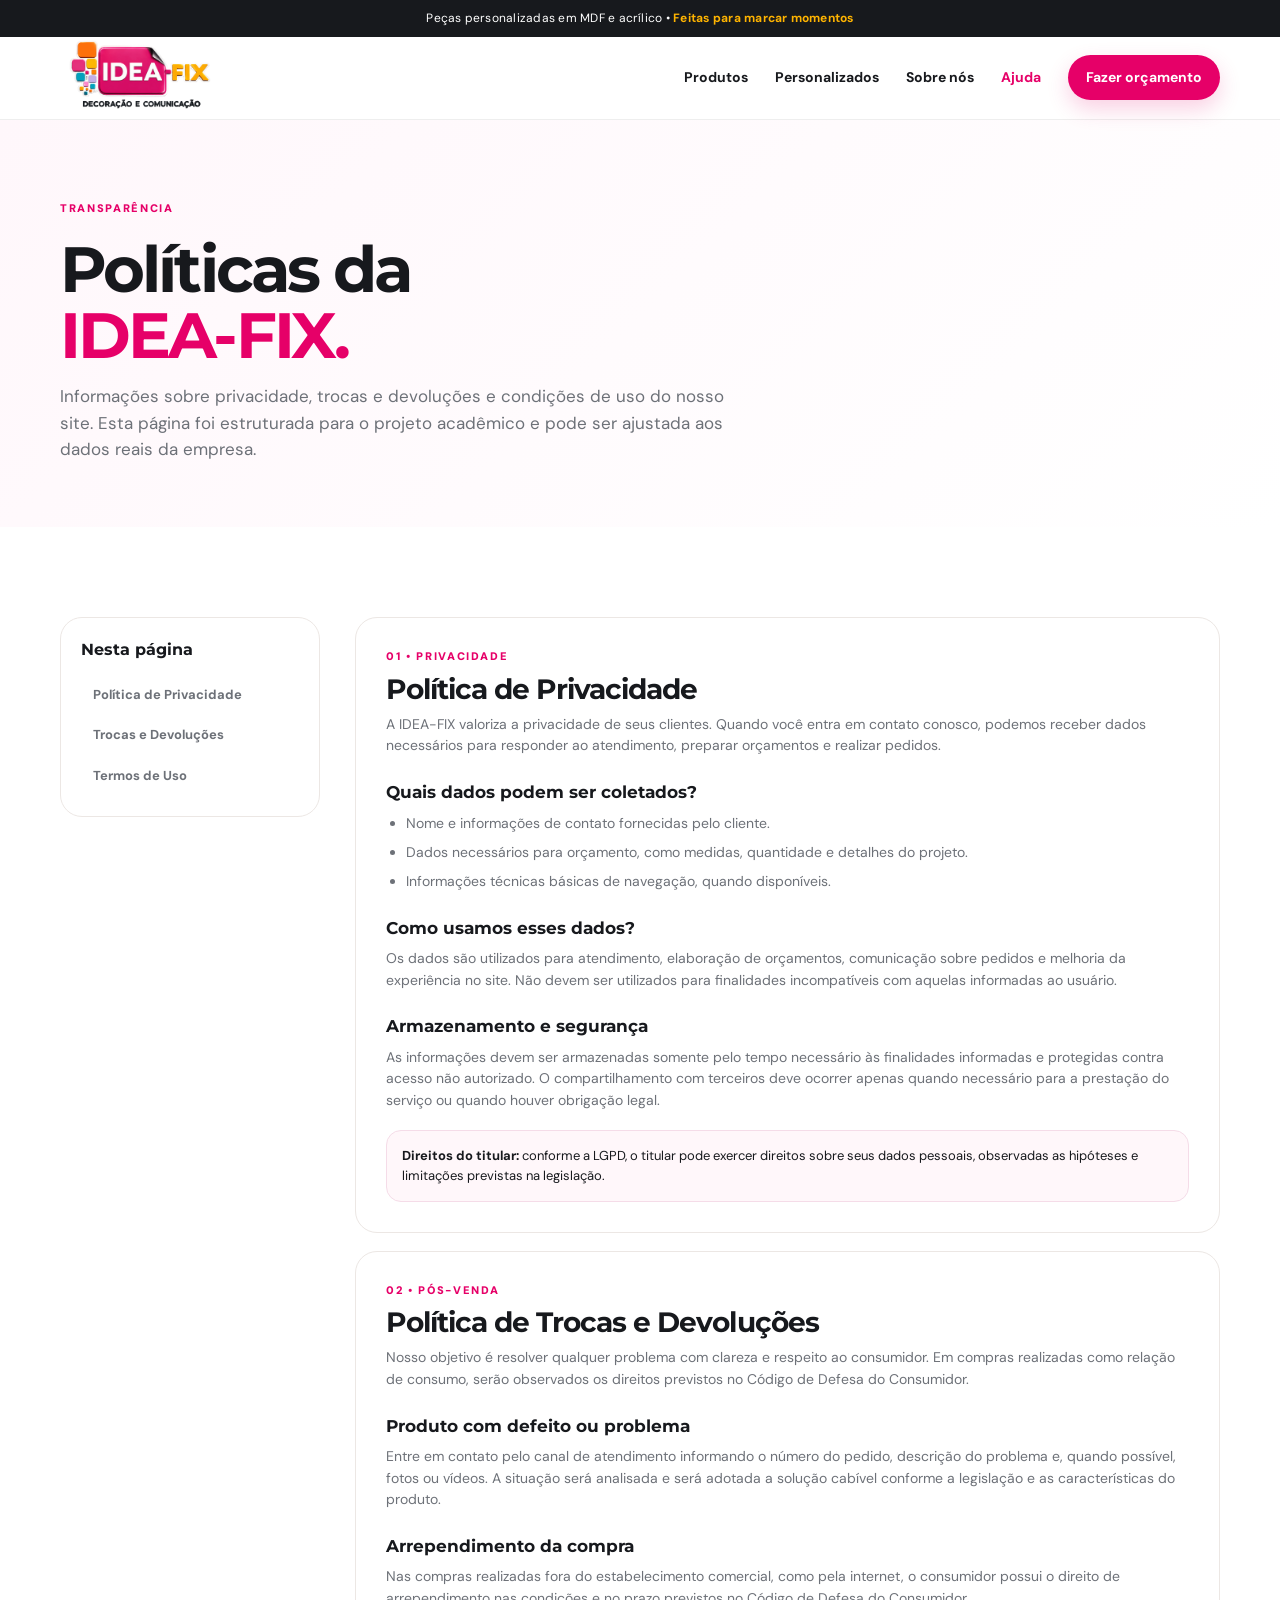
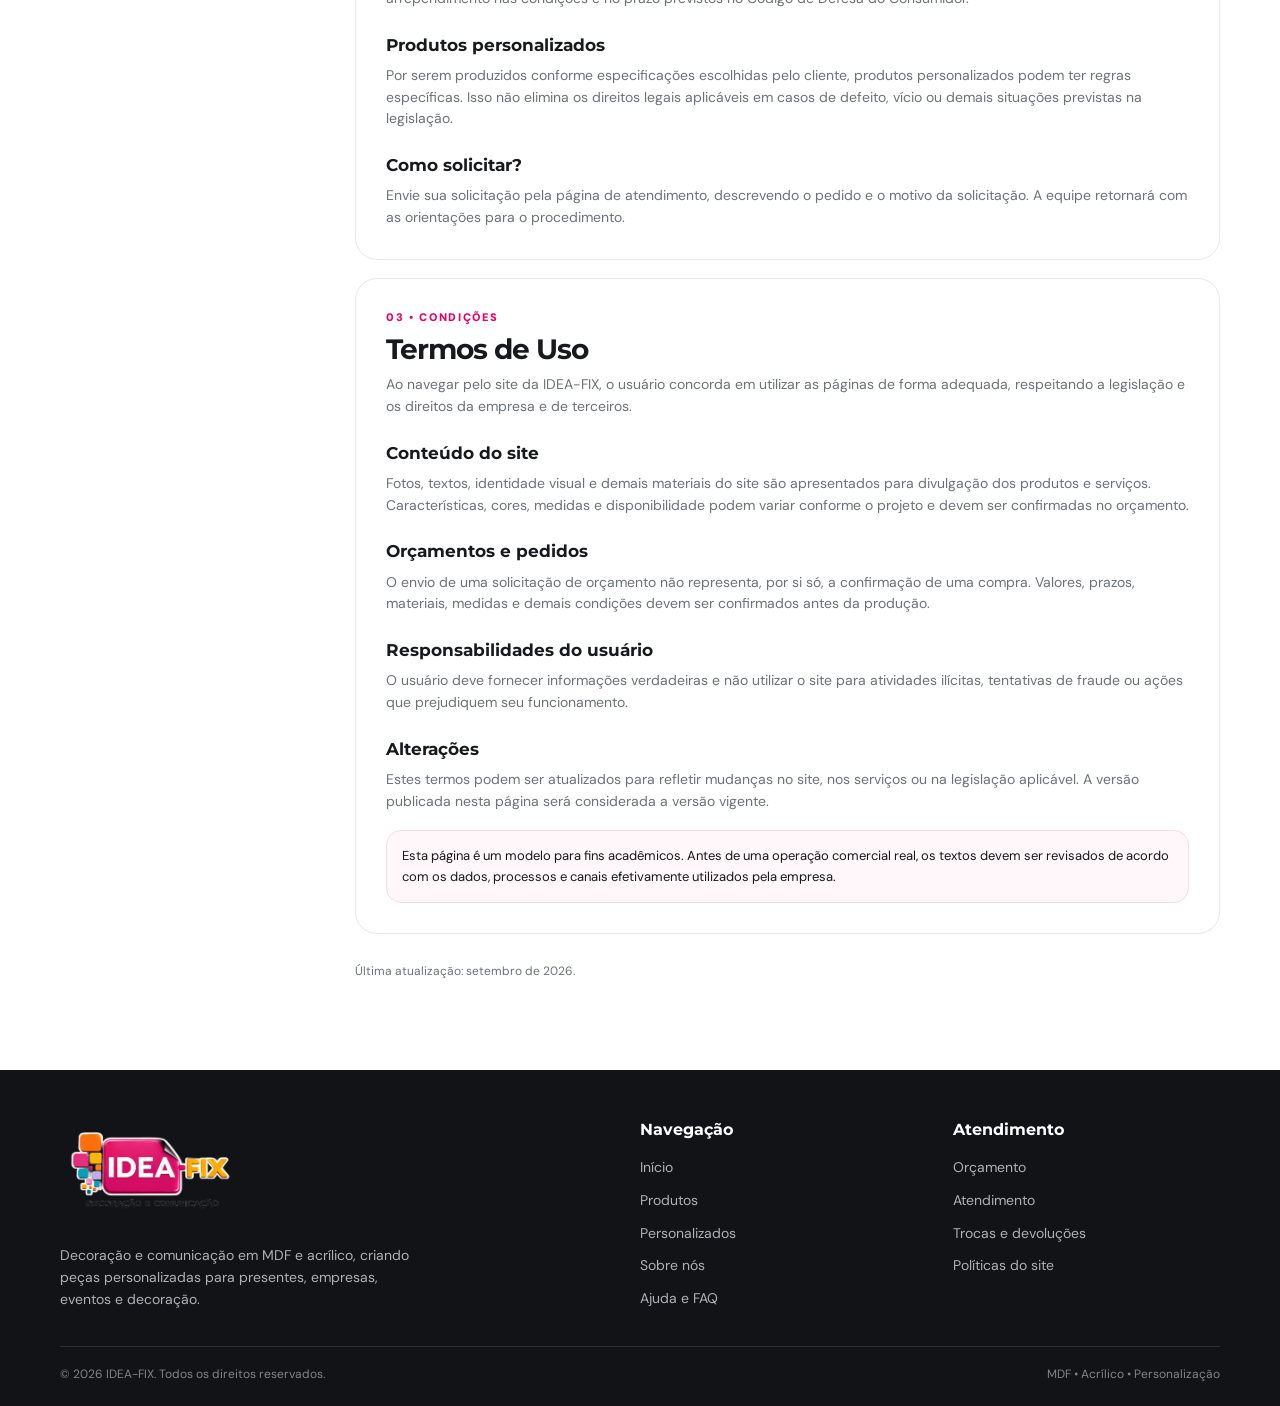
<file: politicas.html>
<!DOCTYPE html>
<html lang="pt-BR">
 <head>
  <meta charset="utf-8"/>
  <meta content="width=device-width,initial-scale=1" name="viewport"/>
  <meta content="IDEA-FIX — produtos personalizados em MDF e acrílico." name="description"/>
  <title>
   Políticas | IDEA-FIX
  </title>
  <link rel="icon" type="image/png" href="assets/logo sem fundo.png"/>
  <link href="style.css" rel="stylesheet"/>
 </head>
 <body>
  <div class="topbar">
   Peças personalizadas em MDF e acrílico •
   <b>
    Feitas para marcar momentos
   </b>
  </div>
  <header>
   <div class="container nav">
    <a href="index.html">
     <img alt="IDEA-FIX" class="logo" src="assets/logo sem fundo.png"/>
    </a>
    <nav class="menu">
     <a class="" href="produtos.html">
      Produtos
     </a>
     <a class="" href="personalizados.html">
      Personalizados
     </a>
     <a class="" href="sobre.html">
      Sobre nós
     </a>
     <a class="active" href="ajuda.html">
      Ajuda
     </a>
     <a class="nav-btn" href="contato.html">
      Fazer orçamento
     </a>
    </nav>
    <button aria-expanded="false" aria-label="Abrir menu" class="hamb" onclick="toggleMenu(this)" type="button">
     ☰
    </button>
   </div>
  </header>
  <main>
   <section class="page-hero">
    <div class="container">
     <div class="kicker">
      Transparência
     </div>
     <h1>
      Políticas da
      <br/>
      <span>
       IDEA-FIX.
      </span>
     </h1>
     <p>
      Informações sobre privacidade, trocas e devoluções e condições de uso do nosso site. Esta página foi estruturada para o projeto acadêmico e pode ser ajustada aos dados reais da empresa.
     </p>
    </div>
   </section>
   <section>
    <div class="container policy-layout">
     <aside class="policy-nav">
      <h3>
       Nesta página
      </h3>
      <a href="#privacidade">
       Política de Privacidade
      </a>
      <a href="#trocas">
       Trocas e Devoluções
      </a>
      <a href="#termos">
       Termos de Uso
      </a>
     </aside>
     <div class="policy-content">
      <article class="policy-card" id="privacidade">
       <div class="kicker">
        01 • Privacidade
       </div>
       <h2>
        Política de Privacidade
       </h2>
       <p>
        A IDEA-FIX valoriza a privacidade de seus clientes. Quando você entra em contato conosco, podemos receber dados necessários para responder ao atendimento, preparar orçamentos e realizar pedidos.
       </p>
       <h3>
        Quais dados podem ser coletados?
       </h3>
       <ul>
        <li>
         Nome e informações de contato fornecidas pelo cliente.
        </li>
        <li>
         Dados necessários para orçamento, como medidas, quantidade e detalhes do projeto.
        </li>
        <li>
         Informações técnicas básicas de navegação, quando disponíveis.
        </li>
       </ul>
       <h3>
        Como usamos esses dados?
       </h3>
       <p>
        Os dados são utilizados para atendimento, elaboração de orçamentos, comunicação sobre pedidos e melhoria da experiência no site. Não devem ser utilizados para finalidades incompatíveis com aquelas informadas ao usuário.
       </p>
       <h3>
        Armazenamento e segurança
       </h3>
       <p>
        As informações devem ser armazenadas somente pelo tempo necessário às finalidades informadas e protegidas contra acesso não autorizado. O compartilhamento com terceiros deve ocorrer apenas quando necessário para a prestação do serviço ou quando houver obrigação legal.
       </p>
       <div class="policy-note">
        <b>
         Direitos do titular:
        </b>
        conforme a LGPD, o titular pode exercer direitos sobre seus dados pessoais, observadas as hipóteses e limitações previstas na legislação.
       </div>
      </article>
      <article class="policy-card" id="trocas">
       <div class="kicker">
        02 • Pós-venda
       </div>
       <h2>
        Política de Trocas e Devoluções
       </h2>
       <p>
        Nosso objetivo é resolver qualquer problema com clareza e respeito ao consumidor. Em compras realizadas como relação de consumo, serão observados os direitos previstos no Código de Defesa do Consumidor.
       </p>
       <h3>
        Produto com defeito ou problema
       </h3>
       <p>
        Entre em contato pelo canal de atendimento informando o número do pedido, descrição do problema e, quando possível, fotos ou vídeos. A situação será analisada e será adotada a solução cabível conforme a legislação e as características do produto.
       </p>
       <h3>
        Arrependimento da compra
       </h3>
       <p>
        Nas compras realizadas fora do estabelecimento comercial, como pela internet, o consumidor possui o direito de arrependimento nas condições e no prazo previstos no Código de Defesa do Consumidor.
       </p>
       <h3>
        Produtos personalizados
       </h3>
       <p>
        Por serem produzidos conforme especificações escolhidas pelo cliente, produtos personalizados podem ter regras específicas. Isso não elimina os direitos legais aplicáveis em casos de defeito, vício ou demais situações previstas na legislação.
       </p>
       <h3>
        Como solicitar?
       </h3>
       <p>
        Envie sua solicitação pela página de atendimento, descrevendo o pedido e o motivo da solicitação. A equipe retornará com as orientações para o procedimento.
       </p>
      </article>
      <article class="policy-card" id="termos">
       <div class="kicker">
        03 • Condições
       </div>
       <h2>
        Termos de Uso
       </h2>
       <p>
        Ao navegar pelo site da IDEA-FIX, o usuário concorda em utilizar as páginas de forma adequada, respeitando a legislação e os direitos da empresa e de terceiros.
       </p>
       <h3>
        Conteúdo do site
       </h3>
       <p>
        Fotos, textos, identidade visual e demais materiais do site são apresentados para divulgação dos produtos e serviços. Características, cores, medidas e disponibilidade podem variar conforme o projeto e devem ser confirmadas no orçamento.
       </p>
       <h3>
        Orçamentos e pedidos
       </h3>
       <p>
        O envio de uma solicitação de orçamento não representa, por si só, a confirmação de uma compra. Valores, prazos, materiais, medidas e demais condições devem ser confirmados antes da produção.
       </p>
       <h3>
        Responsabilidades do usuário
       </h3>
       <p>
        O usuário deve fornecer informações verdadeiras e não utilizar o site para atividades ilícitas, tentativas de fraude ou ações que prejudiquem seu funcionamento.
       </p>
       <h3>
        Alterações
       </h3>
       <p>
        Estes termos podem ser atualizados para refletir mudanças no site, nos serviços ou na legislação aplicável. A versão publicada nesta página será considerada a versão vigente.
       </p>
       <div class="policy-note">
        Esta página é um modelo para fins acadêmicos. Antes de uma operação comercial real, os textos devem ser revisados de acordo com os dados, processos e canais efetivamente utilizados pela empresa.
       </div>
      </article>
      <p class="last-update">
       Última atualização: setembro de 2026.
      </p>
     </div>
    </div>
   </section>
  </main>
  <footer>
   <div class="container">
    <div class="footer-grid">
     <div>
      <a href="index.html">
       <img alt="IDEA-FIX" class="footer-logo" src="assets/logo sem fundo.png"/>
      </a>
      <p style="margin-top:15px;max-width:350px">
       Decoração e comunicação em MDF e acrílico, criando peças personalizadas para presentes, empresas, eventos e decoração.
      </p>
     </div>
     <div>
      <h4>
       Navegação
      </h4>
      <ul>
       <li>
        <a href="index.html">
         Início
        </a>
       </li>
       <li>
        <a href="produtos.html">
         Produtos
        </a>
       </li>
       <li>
        <a href="personalizados.html">
         Personalizados
        </a>
       </li>
       <li>
        <a href="sobre.html">
         Sobre nós
        </a>
       </li>
       <li>
        <a href="ajuda.html">
         Ajuda e FAQ
        </a>
       </li>
      </ul>
     </div>
     <div>
      <h4>
       Atendimento
      </h4>
      <ul>
       <li>
        <a href="contato.html">
         Orçamento
        </a>
       </li>
       <li>
        <a href="ajuda.html#atendimento">
         Atendimento
        </a>
       </li>
       <li>
        <a href="politicas.html#trocas">
         Trocas e devoluções
        </a>
       </li>
       <li>
        <a href="politicas.html">
         Políticas do site
        </a>
       </li>
      </ul>
     </div>
    </div>
    <div class="footer-bottom">
     <span>
      © 2026 IDEA-FIX. Todos os direitos reservados.
     </span>
     <span>
      MDF • Acrílico • Personalização
     </span>
    </div>
   </div>
  </footer>
  <script>
   function toggleMenu(button){
  const menu=document.querySelector('.menu');
  const open=menu.classList.toggle('mobile-aberto');
  button.setAttribute('aria-expanded', open ? 'true' : 'false');
}
document.addEventListener('click', function(e){
  const menu=document.querySelector('.menu');
  const button=document.querySelector('.hamb');
  if(!menu || !button || !menu.classList.contains('mobile-aberto')) return;
  if(!menu.contains(e.target) && !button.contains(e.target)){
    menu.classList.remove('mobile-aberto');
    button.setAttribute('aria-expanded','false');
  }
});
window.addEventListener('resize', function(){
  if(window.innerWidth > 950){
    const menu=document.querySelector('.menu');
    const button=document.querySelector('.hamb');
    if(menu) menu.classList.remove('mobile-aberto');
    if(button) button.setAttribute('aria-expanded','false');
  }
});
  </script>
 </body>
</html>
</file>
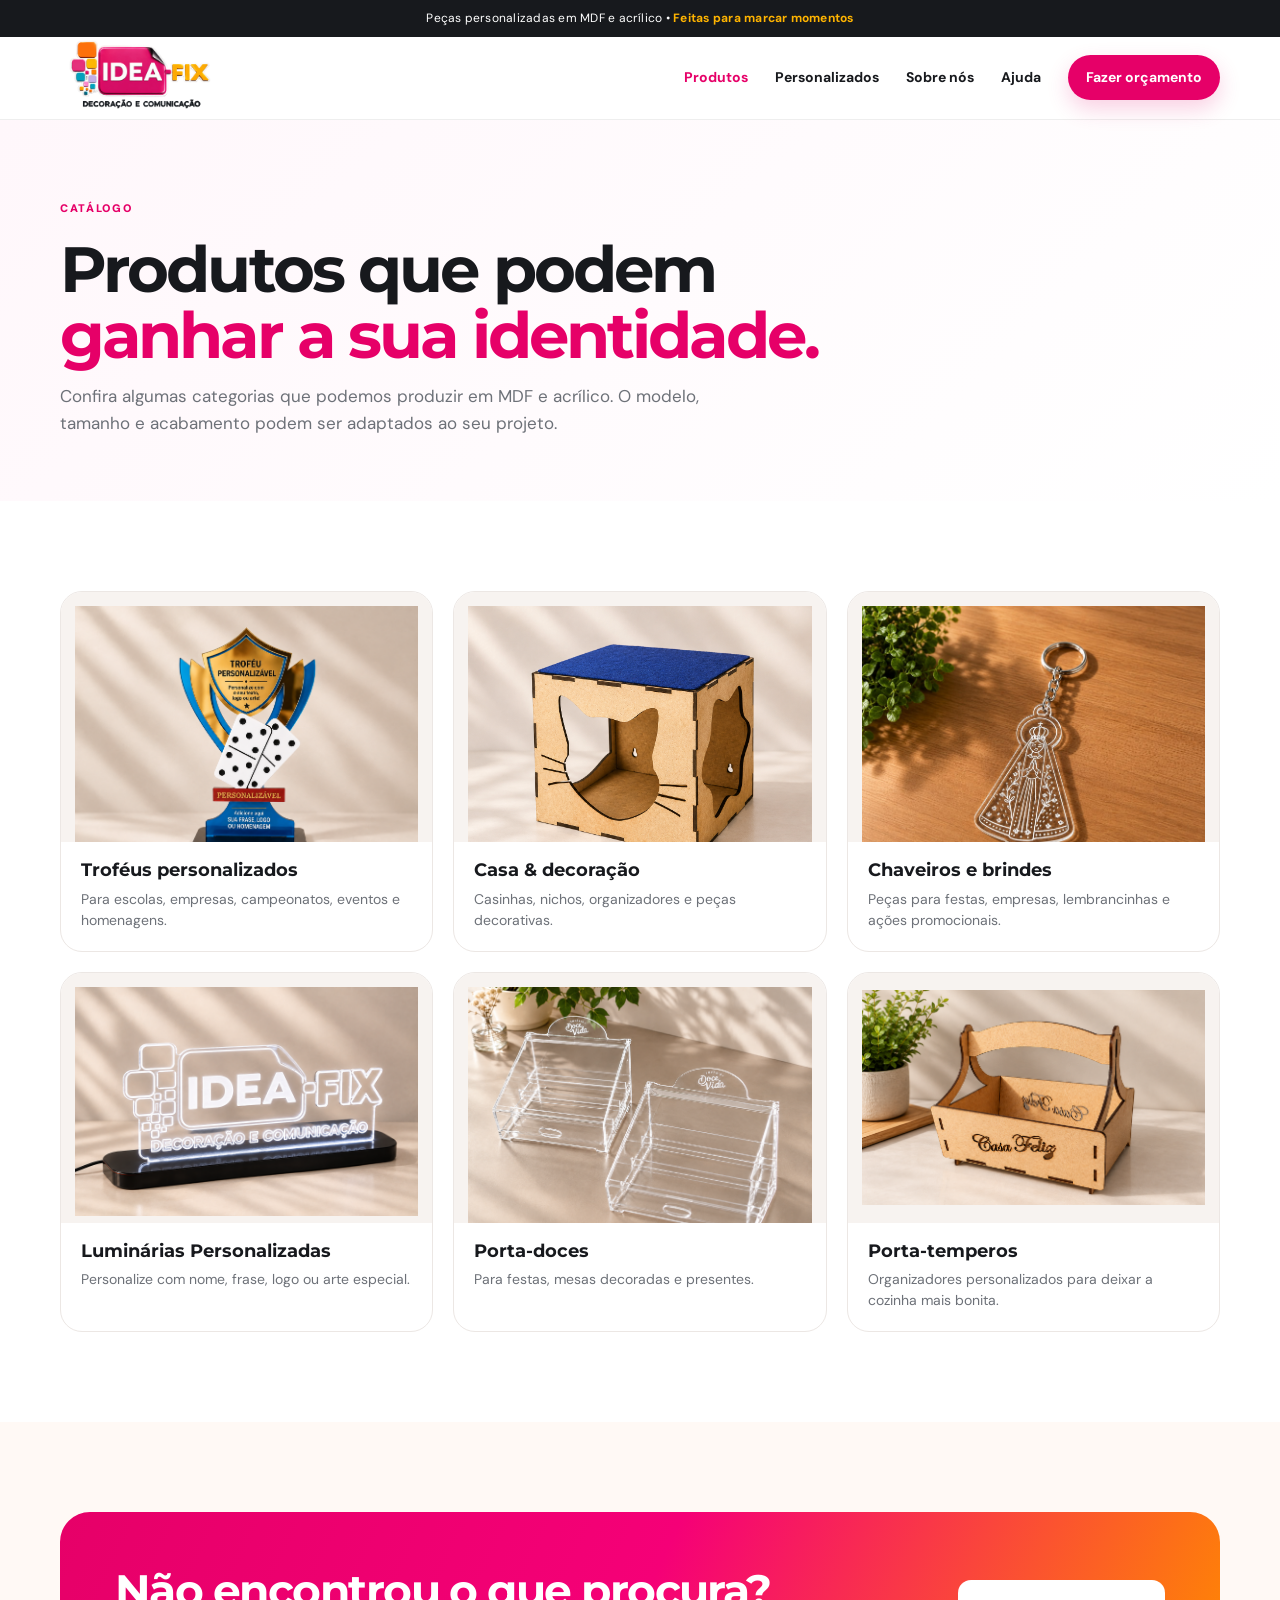
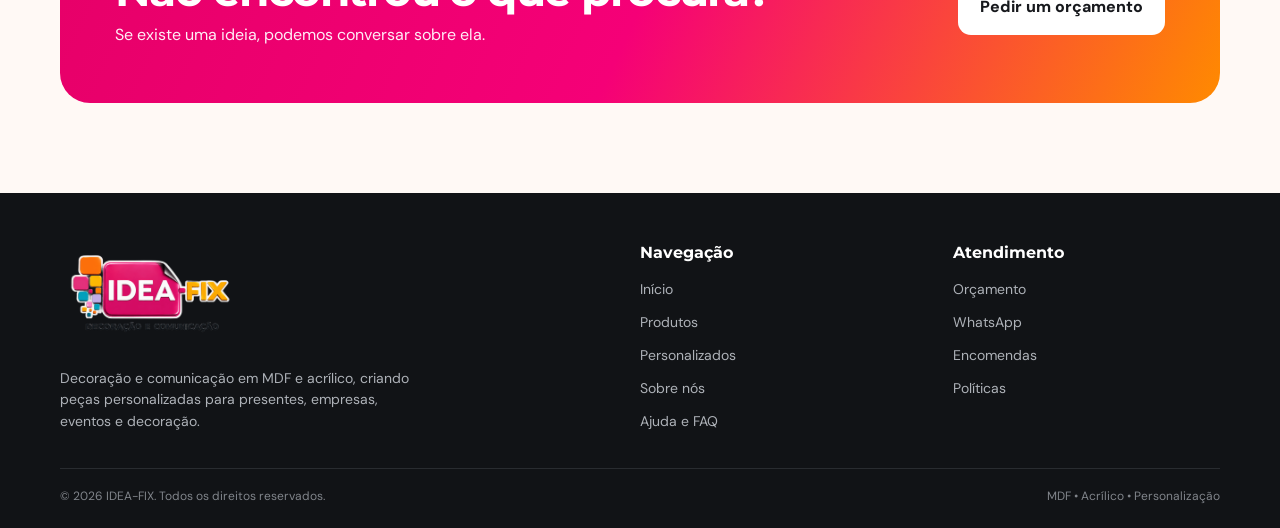
<file: produtos.html>
<!DOCTYPE html>
<html lang="pt-BR">
 <head>
  <meta charset="utf-8"/>
  <meta content="width=device-width,initial-scale=1" name="viewport"/>
  <meta content="IDEA-FIX — produtos personalizados em MDF e acrílico." name="description"/>
  <title>
   Produtos | IDEA-FIX
  </title>
  <link rel="icon" type="image/png" href="assets/logo sem fundo.png"/>
  <link href="style.css" rel="stylesheet"/>
 </head>
 <body>
  <div class="topbar">
   Peças personalizadas em MDF e acrílico •
   <b>
    Feitas para marcar momentos
   </b>
  </div>
  <header>
   <div class="container nav">
    <a href="index.html">
     <img alt="IDEA-FIX" class="logo" src="assets/logo sem fundo.png"/>
    </a>
    <nav class="menu">
     <a class="active" href="produtos.html">
      Produtos
     </a>
     <a class="" href="personalizados.html">
      Personalizados
     </a>
     <a class="" href="sobre.html">
      Sobre nós
     </a>
     <a class="" href="ajuda.html">
      Ajuda
     </a>
     <a class="nav-btn" href="contato.html">
      Fazer orçamento
     </a>
    </nav>
    <button aria-expanded="false" aria-label="Abrir menu" class="hamb" onclick="toggleMenu(this)" type="button">
     ☰
    </button>
   </div>
  </header>
  <main>
   <section class="page-hero">
    <div class="container">
     <div class="kicker">
      Catálogo
     </div>
     <h1>
      Produtos que podem
      <br/>
      <span>
       ganhar a sua identidade.
      </span>
     </h1>
     <p>
      Confira algumas categorias que podemos produzir em MDF e acrílico. O modelo, tamanho e acabamento podem ser adaptados ao seu projeto.
     </p>
    </div>
   </section>
   <section>
    <div class="container">
     <div class="product-list">
      <div class="card" id="trofeus">
       <div class="card-img">
        <img alt="Troféu personalizado" src="assets/trofeu.png"/>
       </div>
       <div class="card-body">
        <h3>
         Troféus personalizados
        </h3>
        <p>
         Para escolas, empresas, campeonatos, eventos e homenagens.
        </p>
       </div>
      </div>
      <div class="card" id="casa">
       <div class="card-img">
        <img alt="Casa para gato em MDF" src="assets/casinha-gato.png"/>
       </div>
       <div class="card-body">
        <h3>
         Casa & decoração
        </h3>
        <p>
         Casinhas, nichos, organizadores e peças decorativas.
        </p>
       </div>
      </div>
      <div class="card" id="brindes">
       <div class="card-img">
        <img alt="Chaveiros Personalizados" src="assets/chaveiro.png"/>
       </div>
       <div class="card-body">
        <h3>
         Chaveiros e brindes
        </h3>
        <p>
         Peças para festas, empresas, lembrancinhas e ações promocionais.
        </p>
       </div>
      </div>
      <div class="card" id="Iluminação">
       <div class="card-img">
        <img alt="Luminária personalizada" src="assets/luminaria.png"/>
       </div>
       <div class="card-body">
        <h3>
         Luminárias Personalizadas
        </h3>
        <p>
         Personalize com nome, frase, logo ou arte especial.
        </p>
       </div>
      </div>
      <div class="card" id="porta-doces">
       <div class="card-img">
        <img alt="Porta doces em acrilico" src="assets/porta doce.jpeg"/>
       </div>
       <div class="card-body">
        <h3>
         Porta-doces
        </h3>
        <p>
         Para festas, mesas decoradas e presentes.
        </p>
       </div>
      </div>
      <div class="card" id="Porta-temperos">
       <div class="card-img">
        <img alt="Porta Tempeiro em MDF" src="assets/porta tempeiro.jpeg"/>
       </div>
       <div class="card-body">
        <h3>
         Porta-temperos
        </h3>
        <p>
         Organizadores personalizados para deixar a cozinha mais bonita.
        </p>
       </div>
      </div>
     </div>
    </div>
   </section>
   <section class="cream">
    <div class="container">
     <div class="banner">
      <div>
       <h2>
        Não encontrou o que procura?
       </h2>
       <p>
        Se existe uma ideia, podemos conversar sobre ela.
       </p>
      </div>
      <a class="btn" href="contato.html">
       Pedir um orçamento
      </a>
     </div>
    </div>
   </section>
  </main>
  <footer>
   <div class="container">
    <div class="footer-grid">
     <div>
      <a href="index.html">
       <img alt="IDEA-FIX" class="footer-logo" src="assets/logo sem fundo.png"/>
      </a>
      <p style="margin-top:15px;max-width:350px">
       Decoração e comunicação em MDF e acrílico, criando peças personalizadas para presentes, empresas, eventos e decoração.
      </p>
     </div>
     <div>
      <h4>
       Navegação
      </h4>
      <ul>
       <li>
        <a href="index.html">
         Início
        </a>
       </li>
       <li>
        <a href="produtos.html">
         Produtos
        </a>
       </li>
       <li>
        <a href="personalizados.html">
         Personalizados
        </a>
       </li>
       <li>
        <a href="sobre.html">
         Sobre nós
        </a>
       </li>
       <li>
        <a href="ajuda.html">
         Ajuda e FAQ
        </a>
       </li>
      </ul>
     </div>
     <div>
      <h4>
       Atendimento
      </h4>
      <ul>
       <li>
        <a href="contato.html">
         Orçamento
        </a>
       </li>
       <li>
        <a href="contato.html">
         WhatsApp
        </a>
       </li>
       <li>
        <a href="contato.html">
         Encomendas
        </a>
       </li>
       <li>
        <a href="politicas.html">
         Políticas
        </a>
       </li>
      </ul>
     </div>
    </div>
    <div class="footer-bottom">
     <span>
      © 2026 IDEA-FIX. Todos os direitos reservados.
     </span>
     <span>
      MDF • Acrílico • Personalização
     </span>
    </div>
   </div>
  </footer>
  <script>
   function toggleMenu(button){
  const menu=document.querySelector('.menu');
  const open=menu.classList.toggle('mobile-aberto');
  button.setAttribute('aria-expanded', open ? 'true' : 'false');
}
document.addEventListener('click', function(e){
  const menu=document.querySelector('.menu');
  const button=document.querySelector('.hamb');
  if(!menu || !button || !menu.classList.contains('mobile-aberto')) return;
  if(!menu.contains(e.target) && !button.contains(e.target)){
    menu.classList.remove('mobile-aberto');
    button.setAttribute('aria-expanded','false');
  }
});
window.addEventListener('resize', function(){
  if(window.innerWidth > 950){
    const menu=document.querySelector('.menu');
    const button=document.querySelector('.hamb');
    if(menu) menu.classList.remove('mobile-aberto');
    if(button) button.setAttribute('aria-expanded','false');
  }
});
  </script>
 </body>
</html>
</file>
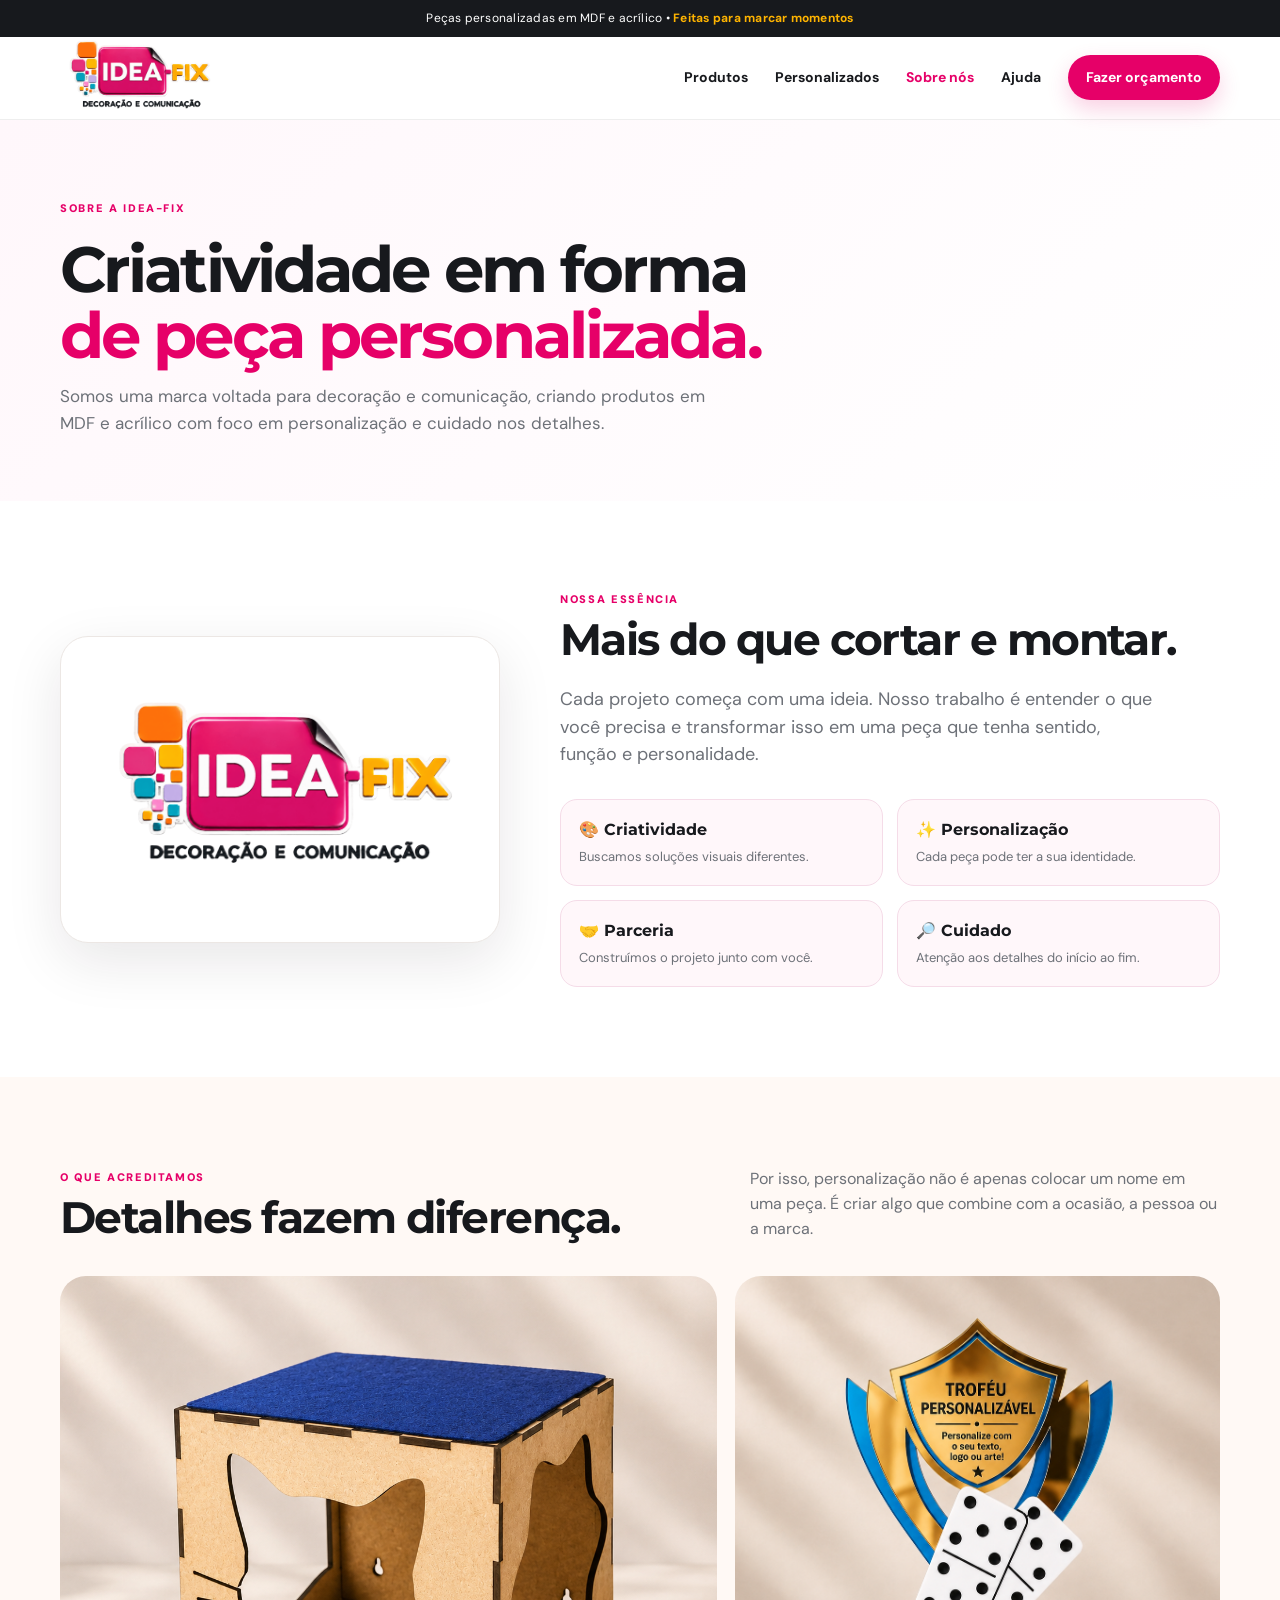
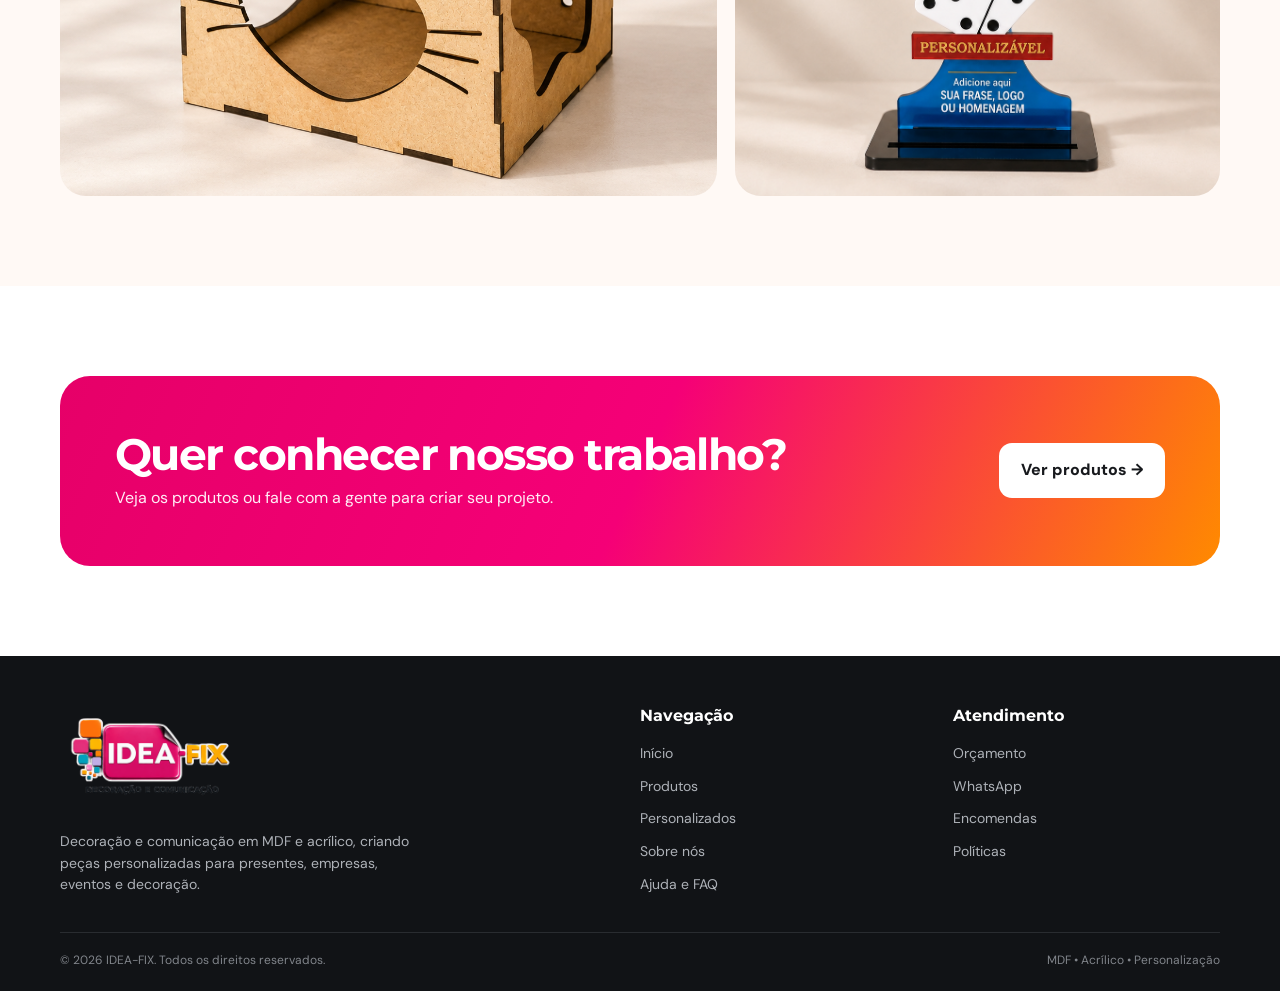
<file: sobre.html>
<!DOCTYPE html>
<html lang="pt-BR">
 <head>
  <meta charset="utf-8"/>
  <meta content="width=device-width,initial-scale=1" name="viewport"/>
  <meta content="IDEA-FIX — produtos personalizados em MDF e acrílico." name="description"/>
  <title>
   Sobre nós | IDEA-FIX
  </title>
  <link rel="icon" type="image/png" href="assets/logo sem fundo.png"/>
  <link href="style.css" rel="stylesheet"/>
 </head>
 <body>
  <div class="topbar">
   Peças personalizadas em MDF e acrílico •
   <b>
    Feitas para marcar momentos
   </b>
  </div>
  <header>
   <div class="container nav">
    <a href="index.html">
     <img alt="IDEA-FIX" class="logo" src="assets/logo sem fundo.png"/>
    </a>
    <nav class="menu">
     <a class="" href="produtos.html">
      Produtos
     </a>
     <a class="" href="personalizados.html">
      Personalizados
     </a>
     <a class="active" href="sobre.html">
      Sobre nós
     </a>
     <a class="" href="ajuda.html">
      Ajuda
     </a>
     <a class="nav-btn" href="contato.html">
      Fazer orçamento
     </a>
    </nav>
    <button aria-expanded="false" aria-label="Abrir menu" class="hamb" onclick="toggleMenu(this)" type="button">
     ☰
    </button>
   </div>
  </header>
  <main>
   <section class="page-hero">
    <div class="container">
     <div class="kicker">
      Sobre a IDEA-FIX
     </div>
     <h1>
      Criatividade em forma
      <br/>
      <span>
       de peça personalizada.
      </span>
     </h1>
     <p>
      Somos uma marca voltada para decoração e comunicação, criando produtos em MDF e acrílico com foco em personalização e cuidado nos detalhes.
     </p>
    </div>
   </section>
   <section>
    <div class="container about-grid">
     <div class="about-logo">
      <img alt="Logo IDEA-FIX" src="assets/logo sem fundo.png"/>
     </div>
     <div>
      <div class="kicker">
       Nossa essência
      </div>
      <h2>
       Mais do que cortar e montar.
      </h2>
      <p class="lead">
       Cada projeto começa com uma ideia. Nosso trabalho é entender o que você precisa e transformar isso em uma peça que tenha sentido, função e personalidade.
      </p>
      <div class="values">
       <div class="value">
        <h3>
         🎨 Criatividade
        </h3>
        <p>
         Buscamos soluções visuais diferentes.
        </p>
       </div>
       <div class="value">
        <h3>
         ✨ Personalização
        </h3>
        <p>
         Cada peça pode ter a sua identidade.
        </p>
       </div>
       <div class="value">
        <h3>
         🤝 Parceria
        </h3>
        <p>
         Construímos o projeto junto com você.
        </p>
       </div>
       <div class="value">
        <h3>
         🔎 Cuidado
        </h3>
        <p>
         Atenção aos detalhes do início ao fim.
        </p>
       </div>
      </div>
     </div>
    </div>
   </section>
   <section class="cream">
    <div class="container">
     <div class="section-head">
      <div>
       <div class="kicker">
        O que acreditamos
       </div>
       <h2>
        Detalhes fazem diferença.
       </h2>
      </div>
      <p>
       Por isso, personalização não é apenas colocar um nome em uma peça. É criar algo que combine com a ocasião, a pessoa ou a marca.
      </p>
     </div>
     <div class="gallery">
      <div class="gallery-item" style="background:#f4ece7">
       <img alt="Exemplo de peça em MDF" src="assets/casinha-gato.png"/>
      </div>
      <div class="gallery-item" style="background:#f4ece7">
       <img alt="Exemplo de troféu" src="assets/trofeu.png"/>
      </div>
     </div>
    </div>
   </section>
   <section>
    <div class="container">
     <div class="banner">
      <div>
       <h2>
        Quer conhecer nosso trabalho?
       </h2>
       <p>
        Veja os produtos ou fale com a gente para criar seu projeto.
       </p>
      </div>
      <a class="btn" href="produtos.html">
       Ver produtos →
      </a>
     </div>
    </div>
   </section>
  </main>
  <footer>
   <div class="container">
    <div class="footer-grid">
     <div>
      <a href="index.html">
       <img alt="IDEA-FIX" class="footer-logo" src="assets/logo sem fundo.png"/>
      </a>
      <p style="margin-top:15px;max-width:350px">
       Decoração e comunicação em MDF e acrílico, criando peças personalizadas para presentes, empresas, eventos e decoração.
      </p>
     </div>
     <div>
      <h4>
       Navegação
      </h4>
      <ul>
       <li>
        <a href="index.html">
         Início
        </a>
       </li>
       <li>
        <a href="produtos.html">
         Produtos
        </a>
       </li>
       <li>
        <a href="personalizados.html">
         Personalizados
        </a>
       </li>
       <li>
        <a href="sobre.html">
         Sobre nós
        </a>
       </li>
       <li>
        <a href="ajuda.html">
         Ajuda e FAQ
        </a>
       </li>
      </ul>
     </div>
     <div>
      <h4>
       Atendimento
      </h4>
      <ul>
       <li>
        <a href="contato.html">
         Orçamento
        </a>
       </li>
       <li>
        <a href="contato.html">
         WhatsApp
        </a>
       </li>
       <li>
        <a href="contato.html">
         Encomendas
        </a>
       </li>
       <li>
        <a href="politicas.html">
         Políticas
        </a>
       </li>
      </ul>
     </div>
    </div>
    <div class="footer-bottom">
     <span>
      © 2026 IDEA-FIX. Todos os direitos reservados.
     </span>
     <span>
      MDF • Acrílico • Personalização
     </span>
    </div>
   </div>
  </footer>
  <script>
   function toggleMenu(button){
  const menu=document.querySelector('.menu');
  const open=menu.classList.toggle('mobile-aberto');
  button.setAttribute('aria-expanded', open ? 'true' : 'false');
}
document.addEventListener('click', function(e){
  const menu=document.querySelector('.menu');
  const button=document.querySelector('.hamb');
  if(!menu || !button || !menu.classList.contains('mobile-aberto')) return;
  if(!menu.contains(e.target) && !button.contains(e.target)){
    menu.classList.remove('mobile-aberto');
    button.setAttribute('aria-expanded','false');
  }
});
window.addEventListener('resize', function(){
  if(window.innerWidth > 950){
    const menu=document.querySelector('.menu');
    const button=document.querySelector('.hamb');
    if(menu) menu.classList.remove('mobile-aberto');
    if(button) button.setAttribute('aria-expanded','false');
  }
});
  </script>
 </body>
</html>
</file>
<file: style.css>
/* FONTES E VARIÁVEIS */
@import url('https://fonts.googleapis.com/css2?family=DM+Sans:wght@400;500;600;700&family=Montserrat:wght@600;700;800&display=swap');
:root {
    --pink:#e60068;
    --pink2:#ff2d85;
    --orange:#ff8a00;
    --yellow:#ffc400;
    --blue:#008db0;
    --ink:#17191d;
    --muted:#6d7178;
    --cream:#fff9f5;
    --line:#ece7e4;
    --white:#fff;
    --shadow:0 18px 55px rgba(28,22,26,.1)
}

/* RESET E BASE */
* {
    box-sizing:border-box;
    margin:0;
    padding:0
}

html {
    scroll-behavior:smooth
}

body {
    font-family:"DM Sans",sans-serif;
    color:var(--ink);
    line-height:1.55;
    background:#fff
}

a {
    text-decoration:none;
    color:inherit
}

img {
    max-width:100%;
    display:block
}

.container {
    width:min(1160px,calc(100% - 40px));
    margin:auto
}

/* CABEÇALHO E NAVEGAÇÃO */
.topbar {
    background:var(--ink);
    color:#fff;
    text-align:center;
    padding:9px;
    font-size:12px;
    letter-spacing:.02em
}

.topbar b {
    color:#ffb400
}

header {
    position:sticky;
    top:0;
    z-index:50;
    background:rgba(255,255,255,.95);
    backdrop-filter:blur(14px);
    border-bottom:1px solid #eee
}

.nav {
    height:82px;
    display:flex;
    align-items:center;
    justify-content:space-between;
    gap:25px
}

.logo {
    width:155px
}

.menu {
    display:flex;
    align-items:center;
    gap:27px;
    font-size:14px;
    font-weight:700
}

.menu a {
    transition:.2s
}

.menu a:hover,.menu .active {
    color:var(--pink)
}

.nav-btn {
    background:var(--pink);
    color:#fff;
    padding:12px 18px;
    border-radius:999px;
    box-shadow:0 9px 22px #e6006830
}

.nav-btn.active  {
    color: #ffffff !important;
}

.hamb {
    display:none;
    border:0;
    background:none;
    font-size:27px
}

/* HERO / DESTAQUE */
.hero {
    background:radial-gradient(circle at 90% 10%,#ffc40022,transparent 22%),radial-gradient(circle at 10% 80%,#008db018,transparent 24%),linear-gradient(135deg,#fff,#fff7fb);
    overflow:hidden
}

.hero-grid {
    min-height:610px;
    padding:70px 0;
    display:grid;
    grid-template-columns:1.05fr .95fr;
    align-items:center;
    gap:45px
}

.eyebrow {
    display:inline-flex;
    gap:8px;
    align-items:center;
    background:#fff0f7;
    color:var(--pink);
    padding:8px 13px;
    border-radius:999px;
    text-transform:uppercase;
    font-weight:800;
    font-size:11px;
    letter-spacing:.12em
}

.eyebrow i {
    width:7px;
    height:7px;
    background:var(--orange);
    border-radius:50%
}

h1,h2,h3,h4 {
    font-family:Montserrat,sans-serif
}

h1 {
    font-size:clamp(42px,5vw,68px);
    line-height:1.03;
    letter-spacing:-.045em;
    margin-top:20px
}

h1 span {
    color:var(--pink)
}

.lead {
    font-size:18px;
    color:var(--muted);
    max-width:600px;
    margin:22px 0 30px
}

.actions {
    display:flex;
    gap:12px;
    flex-wrap:wrap
}

.btn {
    display:inline-flex;
    align-items:center;
    justify-content:center;
    padding:14px 21px;
    border-radius:13px;
    font-weight:800;
    border:1px solid transparent;
    transition:.2s
}

.btn:hover {
    transform:translateY(-2px)
}

.primary {
    background:var(--pink);
    color:#fff;
    box-shadow:0 12px 27px #e6006835
}

.secondary {
    background:#fff;
    border-color:#ddd8d5
}

.hero-img {
    background:#fff;
    padding:18px;
    border-radius:32px;
    box-shadow:var(--shadow);
    transform:rotate(1.2deg)
}

.hero-img img {
    border-radius:23px;
    width:100%;
    aspect-ratio:1;
    object-fit:cover
}

/*  SEÇÕES E COMPONENTES GERAIS */
section {
    padding:90px 0
}

.section-head {
    display:flex;
    justify-content:space-between;
    align-items:end;
    gap:30px;
    margin-bottom:34px
}

.kicker {
    color:var(--pink);
    font-size:11px;
    text-transform:uppercase;
    font-weight:900;
    letter-spacing:.15em;
    margin-bottom:8px
}

h2 {
    font-size:clamp(30px,4vw,44px);
    line-height:1.08;
    letter-spacing:-.035em
}

.section-head p {
    max-width:470px;
    color:var(--muted)
}

.cards {
    display:grid;
    grid-template-columns:repeat(4,minmax(0,1fr));
    gap:18px;
    align-items:stretch
}

.card {
    border:1px solid var(--line);
    border-radius:22px;
    overflow:hidden;
    background:#fff;
    transition:.25s;
    display:flex;
    flex-direction:column;
    min-width:0;
    height:100%
}

.card:hover {
    transform:translateY(-5px);
    box-shadow:var(--shadow)
}

/* Padronização */
.card-img {
    height:220px;
    flex:0 0 220px;
    background:#f7f3f0;
    display:grid;
    place-items:center;
    padding:14px;
    overflow:hidden
}

.card-img img {
    display:block;
    width:100%;
    height:100%;
    object-fit:contain;
    object-position:center
}

.card-body {
    padding:18px 20px 20px;
    flex:1;
    display:flex;
    flex-direction:column
}

.card-body h3 {
    font-size:18px;
    line-height:1.2;
    margin-bottom:7px
}

.card-body p {
    font-size:14px;
    line-height:1.5;
    color:var(--muted);
    margin:0
}

/* Cards */
.product-list {
    display:grid;
    grid-template-columns:repeat(3,minmax(0,1fr));
    gap:20px;
    align-items:stretch
}

.product-list .card-img {
    height:250px;
    flex-basis:250px
}

/*  BLOCOS DE CONTEÚDO */
.cream {
    background:var(--cream)
}

.split {
    display:grid;
    grid-template-columns:1fr 1fr;
    gap:65px;
    align-items:center
}

.visual {
    background:#f3ece7;
    padding:28px;
    border-radius:30px
}

.visual img {
    width:100%;
    max-height:500px;
    object-fit:contain
}

.checks {
    list-style:none;
    display:grid;
    gap:15px;
    margin:27px 0
}

.checks li {
    display:flex;
    gap:12px
}

.check {
    width:24px;
    height:24px;
    min-width:24px;
    border-radius:50%;
    display:grid;
    place-items:center;
    background:#fff0f7;
    color:var(--pink);
    font-weight:900
}

/* GALERIA E SEÇÕES ESCURAS */
.dark {
    background:var(--ink);
    color:#fff
}

.dark .section-head p {
    color:#b8bcc2
}

.dark .kicker {
    color:#ff9d20
}

.gallery {
    display:grid;
    grid-template-columns:1.15fr .85fr;
    gap:18px
}

.gallery-item {
    position:relative;
    min-height:520px;
    border-radius:26px;
    overflow:hidden;
    background:#25282d
}

.gallery-item.small {
    min-height:251px
}

.gallery-item img {
    width:100%;
    height:100%;
    object-fit:cover
}

.gallery-item .overlay {
    position:absolute;
    left:0;
    right:0;
    bottom:0;
    padding:45px 25px 22px;
    background:linear-gradient(transparent,#000c);
}

.overlay h3 {
    font-size:24px
}

.overlay p {
    color:#ddd;
    font-size:14px
}

.stack {
    display:grid;
    gap:18px
}

/* ETAPAS E BANNER */
.steps {
    display:grid;
    grid-template-columns:repeat(3,1fr);
    gap:18px
}

.step {
    border:1px solid var(--line);
    padding:28px;
    border-radius:22px
}

.num {
    font:800 38px Montserrat;
    color:var(--pink);
    margin-bottom:12px
}

.step p {
    color:var(--muted);
    font-size:14px;
    margin-top:7px
}

.banner {
    background:linear-gradient(115deg,var(--pink),#f50077 50%,var(--orange));
    color:#fff;
    border-radius:30px;
    padding:55px;
    display:flex;
    align-items:center;
    justify-content:space-between;
    gap:30px
}

.banner p {
    color:#ffedf6;
    margin-top:8px
}

.banner .btn {
    background:#fff;
    color:var(--ink)
}

/* PÁGINAS INTERNAS */
.page-hero {
    padding:80px 0 65px;
    background:linear-gradient(135deg,#fff7fb,#fff)
}

.page-hero p {
    max-width:680px;
    color:var(--muted);
    font-size:17px;
    margin-top:15px
}

/* PRODUTOS E SOBRE */

.about-grid {
    display:grid;
    grid-template-columns:.8fr 1.2fr;
    gap:60px;
    align-items:center
}

.about-logo {
    background:#fff;
    border:1px solid var(--line);
    border-radius:28px;
    padding:35px;
    box-shadow:var(--shadow)
}

.values {
    display:grid;
    grid-template-columns:repeat(2,1fr);
    gap:14px;
    margin-top:25px
}

.value {
    padding:18px;
    border-radius:17px;
    background:#fff7fa;
    border:1px solid #f5dce8
}

.value h3 {
    font-size:16px
}

.value p {
    font-size:13px;
    color:var(--muted);
    margin-top:4px
}

/* CONTATO E FORMULÁRIOS */
.contact-grid {
    display:grid;
    grid-template-columns:.9fr 1.1fr;
    gap:30px
}

.contact-box {
    background:var(--ink);
    color:#fff;
    border-radius:27px;
    padding:35px
}

.contact-box p {
    color:#b9bdc3;
    margin-top:8px
}

.contact-info {
    display:grid;
    gap:14px;
    margin-top:25px
}

.info {
    padding:15px;
    border:1px solid #34383d;
    border-radius:15px
}

.info small {
    color:#aeb3b9;
    display:block
}

.info a {
    color: inherit;
    text-decoration: underline;
}

.info a:hover {
    color: var(--pink);
}

.form {
    border:1px solid var(--line);
    border-radius:27px;
    padding:35px
}

.form-grid {
    display:grid;
    grid-template-columns:1fr 1fr;
    gap:14px
}

.field {
    display:grid;
    gap:6px;
    margin-bottom:14px
}

.field.full {
    grid-column:1/-1
}

.field label {
    font-size:13px;
    font-weight:800
}

.field input,.field textarea,.field select {
    width:100%;
    border:1px solid #ddd7d4;
    border-radius:12px;
    padding:13px 14px;
    font:inherit;
    outline:none
}

.field textarea {
    min-height:125px;
    resize:vertical
}

.field input:focus,.field textarea:focus,.field select:focus {
    border-color:var(--pink);
    box-shadow:0 0 0 3px #e6006812
}

/* RODAPÉ */
footer {
    background:#111316;
    color:#fff;
    padding:48px 0 22px
}

.footer-grid {
    display:grid;
    grid-template-columns:1.4fr .7fr .7fr;
    gap:45px
}

.footer-logo {
    width:175px;
}

footer p,footer a {
    color:#aeb2b8;
    font-size:14px
}

footer h4 {
    margin-bottom:12px
}

footer ul {
    list-style:none;
    display:grid;
    gap:8px
}

.footer-bottom {
    border-top:1px solid #292c30;
    margin-top:35px;
    padding-top:18px;
    color:#81858b;
    font-size:12px;
    display:flex;
    justify-content:space-between
}

/* RESPONSIVIDADE — TABLET / MOBILE */
@media(max-width:950px) {
    .menu {
        display:none
    }
    .hamb {
        display:block
    }
    .hero-grid,.split,.about-grid,.contact-grid {
        grid-template-columns:1fr
    }
    .hero-grid {
        padding:50px 0
    }
    .cards {
        grid-template-columns:repeat(2,1fr)
    }
    .gallery {
        grid-template-columns:1fr
    }
    .product-list {
        grid-template-columns:repeat(2,1fr)
    }
    .footer-grid {
        grid-template-columns:1fr 1fr
    }
    .banner {
        align-items:flex-start;
        flex-direction:column
    }
}

/* RESPONSIVIDADE — CELULAR */
@media(max-width:600px) {
    .container {
        width:calc(100% - 28px)
    }
    section {
        padding:65px 0
    }

    .cards,
    .product-list {
        gap:16px;
    }

    .card {
        border-radius:20px;
    }

    .card-body {
        padding:17px 18px 19px;
    }

    .card-body h3 {
        font-size:17px;
    }

    .nav {
        height:70px
    }
    .logo {
        width:130px
    }
    .cards,.steps,.product-list,.values,.form-grid,.footer-grid {
        grid-template-columns:1fr
    }
    .section-head {
        display:block
    }
    .section-head p {
        margin-top:12px
    }
    .gallery-item,.gallery-item.small {
        min-height:350px
    }
    .banner {
        padding:35px 25px
    }
    .hero-img {
        max-width:620px;
        margin:auto
    }
    .topbar {
        display:none
    }
}

/* AJUSTES DO MENU MOBILE */
@media (max-width: 950px)  {
    header  {
        position: sticky;
    }
    .nav  {
        position: relative;
    }
    .hamb  {
        display: block;
        cursor: pointer;
        padding: 8px;
        color: var(--ink);
    }
    .menu.mobile-aberto  {
        display: flex;
        position: absolute;
        top: calc(100% + 1px);
        left: 0;
        right: 0;
        flex-direction: column;
        align-items: stretch;
        gap: 0;
        padding: 10px;
        background: #fff;
        border: 1px solid var(--line);
        border-top: 0;
        border-radius: 0 0 18px 18px;
        box-shadow: 0 15px 30px rgba(0,0,0,.12);
    }
    .menu.mobile-aberto a  {
        padding: 13px 14px;
        border-radius: 10px;
    }
    .menu.mobile-aberto a:hover  {
        background: var(--cream);
    }
    .menu.mobile-aberto .nav-btn  {
        text-align: center;
        color: #fff;
        margin-top: 4px;
    }
}

/* PLACEHOLDER DE PRODUTO */
.product-placeholder {
    height:250px;
    min-height:250px;
    flex-basis:250px;
    color:var(--muted);
    font-weight:800;
    text-align:center;
    padding:25px;
}

/* AJUSTES FINAIS DE RESPONSIVIDADE */
@media (max-width: 600px)  {
    .container  {
        width: calc(100% - 28px);
    }
    .actions  {
        flex-direction: column;
    }
    .actions .btn  {
        width: 100%;
    }
    .btn  {
        min-height: 48px;
    }
    .card-img {
        height:210px;
        flex-basis:210px;
    }
    .product-list .card-img,
    .product-placeholder {
        height:210px;
        min-height:210px;
        flex-basis:210px;
    }
    .form  {
        padding: 24px 18px;
    }
    .field input, .field textarea, .field select  {
        font-size: 16px;
    }
    .contact-box  {
        padding: 25px 20px;
    }
    .footer-bottom  {
        flex-direction: column;
        gap: 8px;
    }
}

/* POLÍTICAS E APOIO AO CLIENTE */
/* Páginas de políticas e apoio */
.policy-layout {
    display:grid;
    grid-template-columns:260px 1fr;
    gap:35px;
    align-items:start
}

.policy-nav {
    position:sticky;
    top:105px;
    border:1px solid var(--line);
    border-radius:22px;
    padding:20px;
    background:#fff
}

.policy-nav h3 {
    font-size:16px;
    margin-bottom:12px
}

.policy-nav a {
    display:block;
    padding:10px 12px;
    border-radius:10px;
    font-size:13px;
    font-weight:700;
    color:var(--muted)
}

.policy-nav a:hover {
    background:#fff0f7;
    color:var(--pink)
}

.policy-content {
    display:grid;
    gap:18px
}

.policy-card {
    border:1px solid var(--line);
    border-radius:22px;
    padding:30px;
    background:#fff
}

.policy-card h2 {
    font-size:28px;
    margin-bottom:10px
}

.policy-card h3 {
    font-size:17px;
    margin:22px 0 7px
}

.policy-card p,.policy-card li {
    color:var(--muted);
    font-size:14px
}

.policy-card ul {
    padding-left:20px;
    display:grid;
    gap:7px;
    margin-top:8px
}

.policy-note {
    background:#fff7fa;
    border:1px solid #f5dce8;
    border-radius:15px;
    padding:15px;
    margin-top:18px;
    font-size:13px;
    color:var(--ink)
}

.last-update {
    font-size:12px;
    color:var(--muted);
    margin-top:10px
}

.faq-list {
    display:grid;
    gap:12px
}

.faq-item {
    border:1px solid var(--line);
    border-radius:17px;
    background:#fff;
    overflow:hidden
}

.faq-question {
    width:100%;
    border:0;
    background:none;
    padding:20px 22px;
    text-align:left;
    font:700 15px "DM Sans",sans-serif;
    display:flex;
    justify-content:space-between;
    align-items:center;
    cursor:pointer;
    color:var(--ink)
}

.faq-question span {
    font-size:20px;
    color:var(--pink);
    transition:.2s
}

.faq-answer {
    display:none;
    padding:0 22px 20px;
    color:var(--muted);
    font-size:14px
}

.faq-item.open .faq-answer {
    display:block
}

.faq-item.open .faq-question span {
    transform:rotate(45deg)
}

.support-grid {
    display:grid;
    grid-template-columns:.85fr 1.15fr;
    gap:25px
}

.support-card {
    border:1px solid var(--line);
    border-radius:24px;
    padding:30px;
    background:#fff
}

.support-card.dark-card {
    background:var(--ink);
    color:#fff;
    border-color:var(--ink)
}

.support-card.dark-card p {
    color:#b8bcc2
}

.support-list {
    display:grid;
    gap:12px;
    margin-top:20px
}

.support-option {
    display:flex;
    gap:13px;
    align-items:flex-start;
    padding:14px;
    border:1px solid #34383d;
    border-radius:15px
}

.support-option .icon {
    font-size:22px
}

.support-option b {
    display:block;
    margin-bottom:2px
}

.support-option small {
    color:#aeb3b9
}

.support-actions {
    display:flex;
    gap:10px;
    flex-wrap:wrap;
    margin-top:22px
}

@media(max-width:950px) {
    .policy-layout,.support-grid {
        grid-template-columns:1fr
    }
    .policy-nav {
        position:static
    }
    .policy-nav a {
        display:inline-block;
        margin:2px
    }
    .policy-nav h3 {
        margin-bottom:7px
    }
}
</file>
